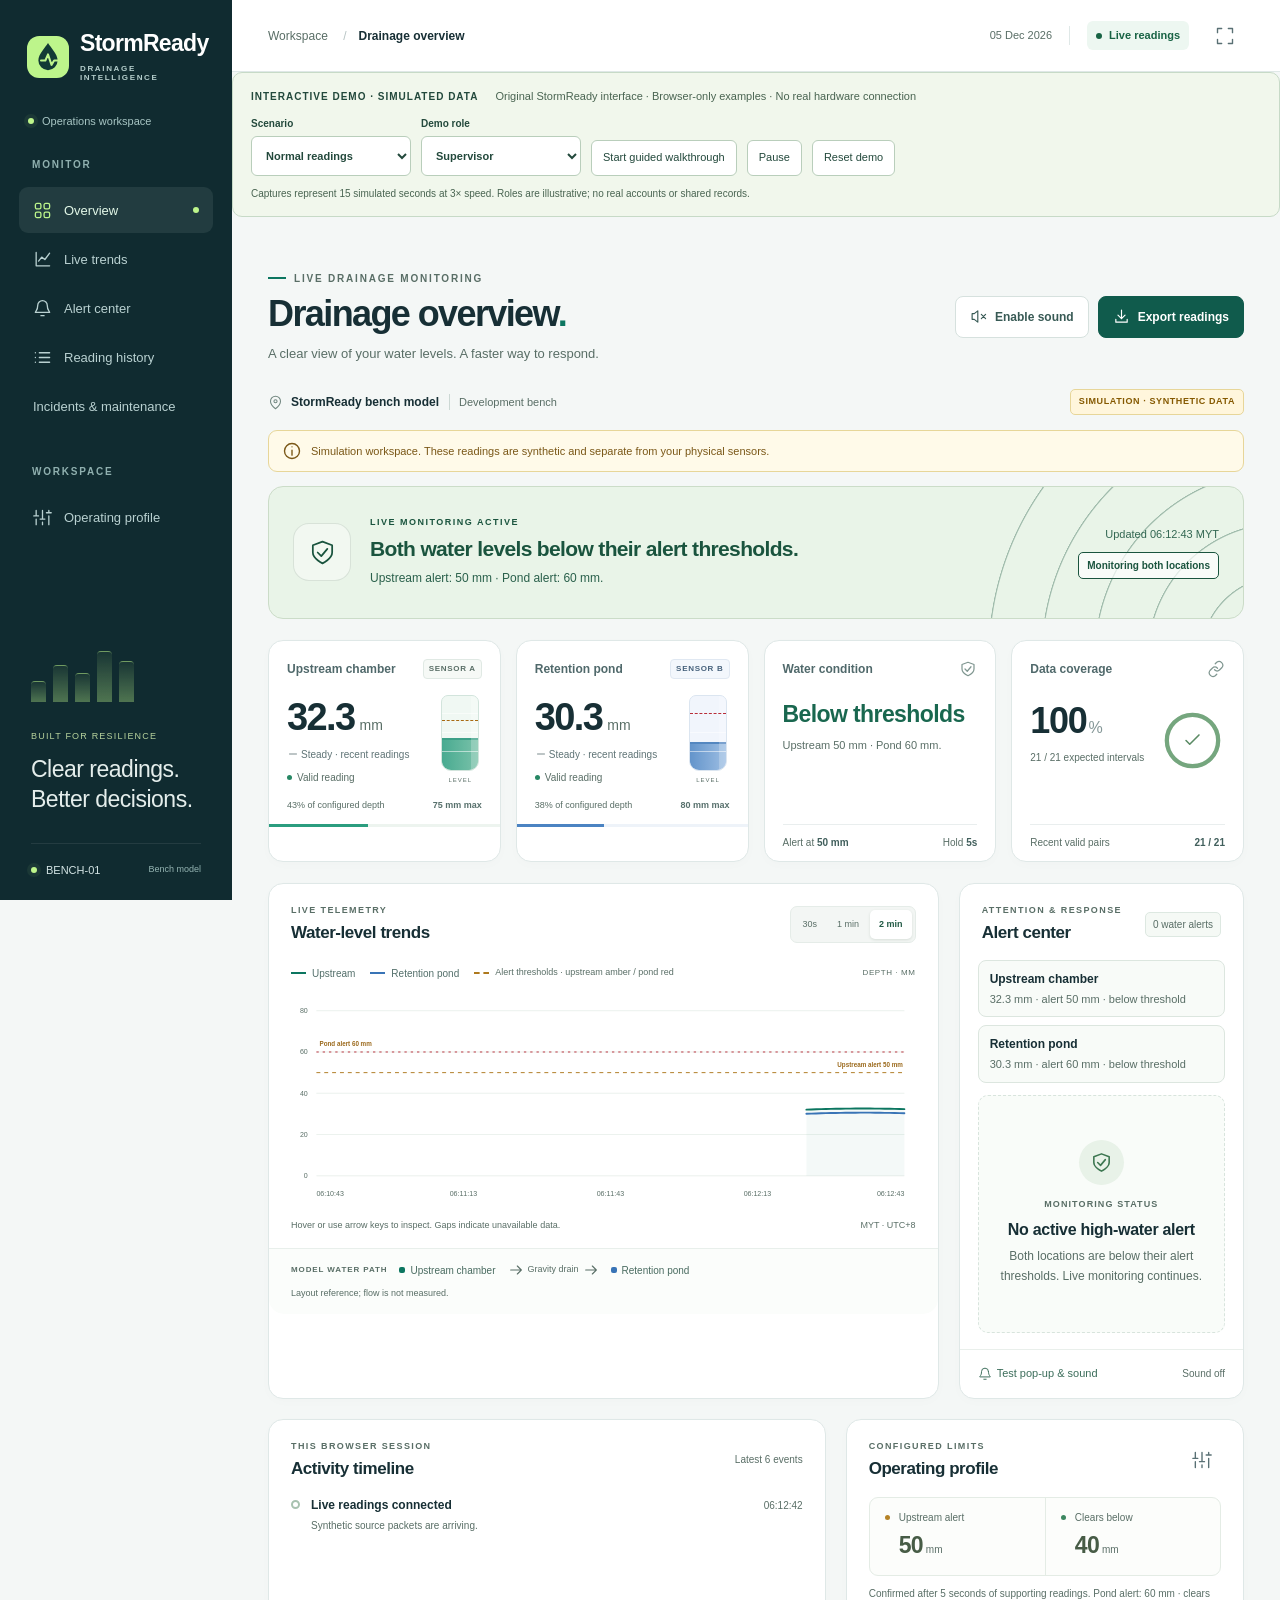
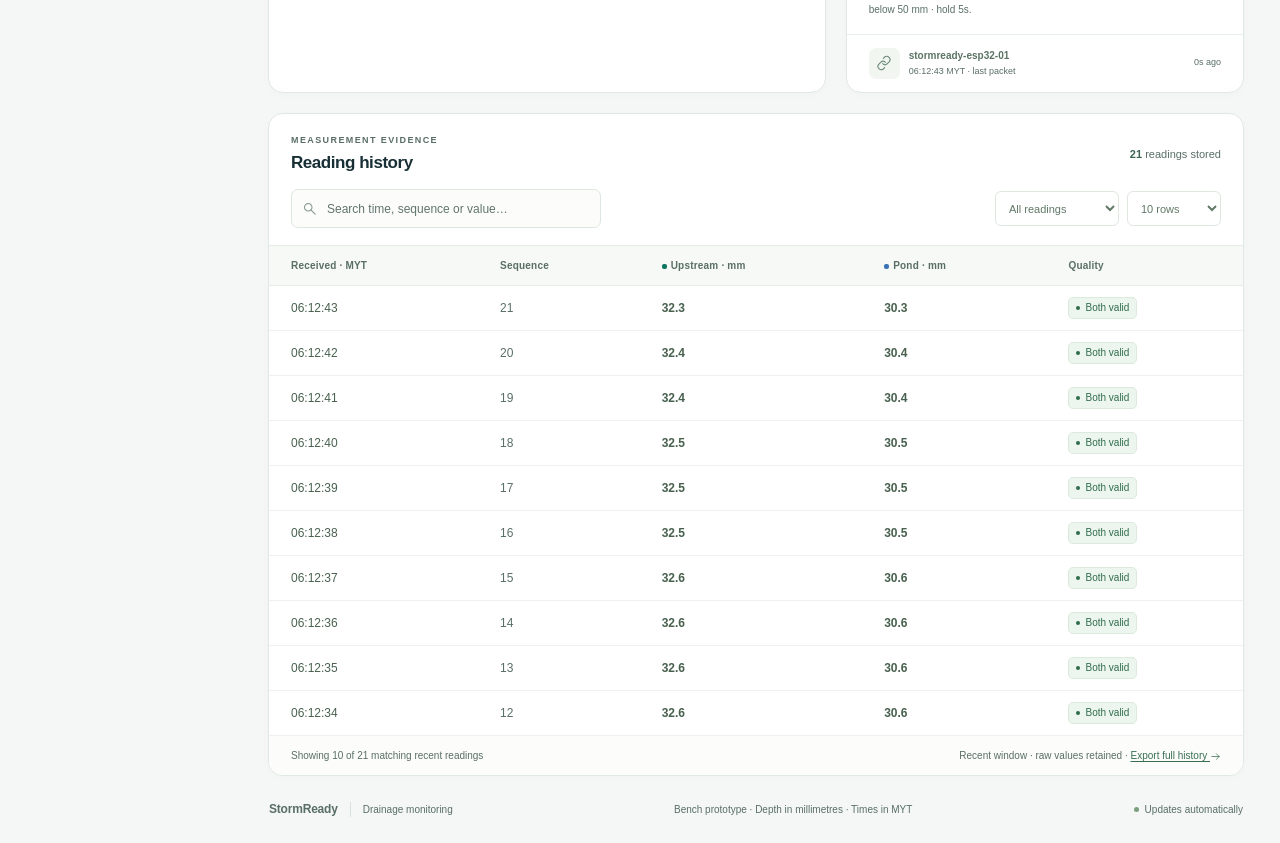
<file: docs/index.html>
<!doctype html>
<html lang="en">
<head>
  <meta charset="utf-8">
  <meta name="viewport" content="width=device-width, initial-scale=1">
  <meta name="description" content="StormReady live drainage monitoring and water-level alerts">
  <meta name="theme-color" content="#102b30">
  <title>StormReady demo · Drainage overview</title>
  <link rel="icon" href="./showcase/real-ui/mark.svg" type="image/svg+xml">
  <link rel="stylesheet" href="./showcase/real-ui/style.css">
<link rel="stylesheet" href="./showcase/demo-controls.css?v=2"><script src="./showcase/model.js?v=2" defer></script><script src="./showcase/demo-settings.js?v=2" defer></script><script src="./showcase/demo-service.js?v=2" defer></script><script src="./showcase/demo-adapter.js?v=2" defer></script>
  <script src="./showcase/real-ui/monitor.js" defer></script>
  <script src="./showcase/real-ui/dashboard.js" defer></script>
  <script src="./showcase/real-ui/pond.js" defer></script>
  <script src="./showcase/real-ui/workflow-link.js" defer></script>
</head>

<body data-mode="simulation" data-asset="BENCH-01">
  <a class="skip-link" href="#main-content">Skip to dashboard</a>
  <svg class="svg-definitions" xmlns="http://www.w3.org/2000/svg" aria-hidden="true"><defs>
    <symbol id="i-grid" viewBox="0 0 24 24"><rect x="3" y="3" width="7" height="7" rx="2"/><rect x="14" y="3" width="7" height="7" rx="2"/><rect x="3" y="14" width="7" height="7" rx="2"/><rect x="14" y="14" width="7" height="7" rx="2"/></symbol>
    <symbol id="i-chart" viewBox="0 0 24 24"><path d="M4 3v17h17M7 14l4-5 4 3 6-8"/></symbol>
    <symbol id="i-bell" viewBox="0 0 24 24"><path d="M18 8a6 6 0 0 0-12 0c0 7-3 7-3 9h18c0-2-3-2-3-9M10 21h4"/></symbol>
    <symbol id="i-list" viewBox="0 0 24 24"><path d="M8 6h13M8 12h13M8 18h13M3 6h.01M3 12h.01M3 18h.01"/></symbol>
    <symbol id="i-sliders" viewBox="0 0 24 24"><path d="M4 3v7m0 4v7M12 3v11m0 4v3M20 3v3m0 4v11M1 10h6M9 14h6M17 6h6"/></symbol>
    <symbol id="i-download" viewBox="0 0 24 24"><path d="M12 3v12m-5-5 5 5 5-5M4 16v4h16v-4"/></symbol>
    <symbol id="i-expand" viewBox="0 0 24 24"><path d="M8 3H3v5m13-5h5v5M3 16v5h5m13-5v5h-5"/></symbol>
    <symbol id="i-sound" viewBox="0 0 24 24"><path d="M11 4 6 8H3v8h3l5 4ZM15 8a6 6 0 0 1 0 8m3-11a10 10 0 0 1 0 14"/></symbol>
    <symbol id="i-mute" viewBox="0 0 24 24"><path d="M11 4 6 8H3v8h3l5 4ZM16 9l6 6m0-6-6 6"/></symbol>
    <symbol id="i-check" viewBox="0 0 24 24"><path d="m5 12 4 4L19 6"/></symbol>
    <symbol id="i-shield" viewBox="0 0 24 24"><path d="m12 3 8 3v6c0 5-8 9-8 9s-8-4-8-9V6ZM8 12l3 3 5-6"/></symbol>
    <symbol id="i-alert" viewBox="0 0 24 24"><path d="M10.3 4 2.2 18a2 2 0 0 0 1.7 3h16.2a2 2 0 0 0 1.7-3L13.7 4a2 2 0 0 0-3.4 0ZM12 9v4m0 4h.01"/></symbol>
    <symbol id="i-info" viewBox="0 0 24 24"><circle cx="12" cy="12" r="9"/><path d="M12 11v6m0-10h.01"/></symbol>
    <symbol id="i-clock" viewBox="0 0 24 24"><circle cx="12" cy="12" r="9"/><path d="M12 7v5l3 2"/></symbol>
    <symbol id="i-drop" viewBox="0 0 24 24"><path d="M12 2s-7 8-7 13a7 7 0 0 0 14 0c0-5-7-13-7-13ZM8 15a4 4 0 0 0 4 4"/></symbol>
    <symbol id="i-arrow" viewBox="0 0 24 24"><path d="M4 12h16m-6-6 6 6-6 6"/></symbol>
    <symbol id="i-up" viewBox="0 0 24 24"><path d="m6 14 6-6 6 6M12 8v12"/></symbol>
    <symbol id="i-down" viewBox="0 0 24 24"><path d="m6 10 6 6 6-6M12 16V4"/></symbol>
    <symbol id="i-minus" viewBox="0 0 24 24"><path d="M5 12h14"/></symbol>
    <symbol id="i-search" viewBox="0 0 24 24"><circle cx="10" cy="10" r="6"/><path d="m15 15 6 6"/></symbol>
    <symbol id="i-close" viewBox="0 0 24 24"><path d="m6 6 12 12M18 6 6 18"/></symbol>
    <symbol id="i-link" viewBox="0 0 24 24"><path d="M10 13a5 5 0 0 0 7 0l3-3a5 5 0 0 0-7-7l-2 2M14 11a5 5 0 0 0-7 0l-3 3a5 5 0 0 0 7 7l2-2"/></symbol>
    <symbol id="i-location" viewBox="0 0 24 24"><path d="M20 10c0 6-8 12-8 12S4 16 4 10a8 8 0 0 1 16 0Z"/><circle cx="12" cy="10" r="2.5"/></symbol>
    <symbol id="i-refresh" viewBox="0 0 24 24"><path d="M20 7a9 9 0 1 0 1 8M20 2v6h-6"/></symbol>
  </defs></svg>

  <aside class="sidebar">
    <a class="brand" href="#overview" aria-label="StormReady overview"><img src="./showcase/real-ui/mark.svg" width="42" height="42" alt=""><span>StormReady<span class="brand-sub">DRAINAGE INTELLIGENCE</span></span></a>
    <div class="workspace-label"><span class="workspace-dot"></span> Operations workspace</div>
    <p class="nav-label">MONITOR</p>
    <nav aria-label="Dashboard navigation">
      <a class="nav-item active" href="#overview" aria-label="Overview" aria-current="location"><svg class="icon " aria-hidden="true"><use href="#i-grid"></use></svg><span>Overview</span><span class="nav-active-dot"></span></a>
      <a class="nav-item" href="#live-trends" aria-label="Live trends"><svg class="icon " aria-hidden="true"><use href="#i-chart"></use></svg><span>Live trends</span></a>
      <a class="nav-item" href="#alert-center" aria-label="Alert center"><svg class="icon " aria-hidden="true"><use href="#i-bell"></use></svg><span>Alert center</span><span id="nav-alert-count" class="nav-count" hidden>1</span></a>
      <a class="nav-item" href="#readings" aria-label="Reading history"><svg class="icon " aria-hidden="true"><use href="#i-list"></use></svg><span>Reading history</span></a>
    </nav>
    <p class="nav-label second-label">WORKSPACE</p>
    <button class="nav-item nav-button" id="profile-button" type="button"><svg class="icon " aria-hidden="true"><use href="#i-sliders"></use></svg><span>Operating profile</span></button>
    <div class="sidebar-bottom">
      <div class="sidebar-art" aria-hidden="true"><span></span><span></span><span></span><span></span><span></span></div>
      <span class="sidebar-kicker">BUILT FOR RESILIENCE</span>
      <p>Clear readings.<br>Better decisions.</p>
      <div class="sidebar-asset"><span class="workspace-dot"></span>BENCH-01<span>Bench model</span></div>
    </div>
  </aside>

  <div class="app-shell">
    <header class="topbar"><div class="breadcrumb">Workspace <span>/</span><strong>Drainage overview</strong></div><div class="topbar-right"><span id="header-date" class="header-date"></span><span class="topbar-divider"></span><span id="connection" class="chip neutral"><span class="status-dot"></span><span id="connection-text">Connecting</span></span><button id="fullscreen-button" class="icon-button" type="button" aria-label="Enter presentation fullscreen" title="Presentation fullscreen"><svg class="icon " aria-hidden="true"><use href="#i-expand"></use></svg></button></div></header>
    <main id="main-content" tabindex="-1"><section class="demo-controls" aria-label="Interactive showcase controls"><div class="demo-control-heading"><strong>INTERACTIVE DEMO · SIMULATED DATA</strong><span>Original StormReady interface · Browser-only examples · No real hardware connection</span></div><div class="demo-control-row"><label>Scenario<select id="demo-scenario"><option value="normal">Normal readings</option><option value="upstream">Upstream high water</option><option value="pond">Pond high water</option><option value="both">Both locations high</option><option value="offline">Device offline</option><option value="fault">Upstream sensor fault</option></select></label><label>Demo role<select id="demo-role"><option value="supervisor">Supervisor</option><option value="operator">Maintenance operator</option></select></label><button id="demo-guide" type="button">Start guided walkthrough</button><button id="demo-pause" type="button" aria-pressed="false">Pause</button><button id="demo-reset" type="button">Reset demo</button></div><div id="demo-guide-copy" class="demo-guide-copy" hidden aria-live="polite"></div><p class="demo-control-note">Captures represent 15 simulated seconds at 3× speed. Roles are illustrative; no real accounts or shared records.</p><p id="demo-feedback" class="demo-feedback" role="status" aria-live="polite" hidden></p></section>
      <div class="content" id="overview">
        <div class="page-heading"><div><p class="eyebrow"><span class="eyebrow-line"></span> LIVE DRAINAGE MONITORING</p><h1>Drainage overview<span class="heading-dot">.</span></h1><p class="subtitle">A clear view of your water levels. A faster way to respond.</p></div><div class="page-actions"><button class="button secondary" id="sound-button" type="button" aria-pressed="false"><svg class="icon " aria-hidden="true"><use href="#i-mute"></use></svg><span id="sound-label">Enable sound</span></button><a class="button primary" href="/api/export.csv"><svg class="icon " aria-hidden="true"><use href="#i-download"></use></svg><span>Export readings</span></a></div></div>

        <div class="asset-strip"><div class="asset-strip-name"><svg class="icon " aria-hidden="true"><use href="#i-location"></use></svg><strong>StormReady bench model</strong><span class="asset-location">Development bench</span></div><span class="mode-pill simulation">SIMULATION · SYNTHETIC DATA</span></div>
        <div class="simulation-notice"><svg class="icon " aria-hidden="true"><use href="#i-info"></use></svg><span>Simulation workspace. These readings are synthetic and separate from your physical sensors.</span></div>

        <section id="condition-banner" class="condition-banner neutral" aria-label="Current monitoring condition"><div class="condition-symbol"><svg class="icon " aria-hidden="true"><use href="#i-shield"></use></svg></div><div class="condition-copy"><div class="condition-kicker" id="condition-kicker">CONNECTING TO YOUR ASSET</div><h2 id="condition-title">Waiting for live readings</h2><p id="condition-detail">The current water condition will appear when reliable readings arrive.</p></div><div class="condition-actions"><span id="condition-time" class="condition-time">—</span><button id="banner-review" class="button banner-button" type="button" hidden>Review alert <svg class="icon " aria-hidden="true"><use href="#i-arrow"></use></svg></button><span class="condition-badge" id="condition-badge">Awaiting data</span></div></section>

        <section class="metric-grid" aria-label="Current sensor readings">
          
          <article class="sensor-card panel upstream" id="upstream-card"><div class="sensor-card-top"><span class="sensor-heading">Upstream chamber</span><span class="sensor-tag">SENSOR A</span></div><div class="sensor-body"><div class="sensor-reading"><div class="metric-value"><span id="upstream">—</span><span class="unit">mm</span></div><span id="upstream-trend" class="trend-label">Waiting for data</span><div class="quality-indicator"><span class="quality-dot" id="upstream-dot"></span><span id="upstream-quality">No current reading</span></div></div><div class="tank-wrap" aria-hidden="true"><div class="tank"><div class="tank-ticks"></div><div class="tank-water" id="upstream-water"></div><div class="tank-unknown" id="upstream-unknown">?</div><div class="tank-threshold" id="tank-threshold"></div></div><span class="tank-unit">LEVEL</span></div></div><div class="sensor-bottom"><span id="upstream-capacity">— of configured depth</span><strong>75 mm max</strong></div><div class="level-track" id="upstream-progress" role="progressbar" aria-label="Upstream chamber depth relative to configured maximum" aria-valuemin="0" aria-valuemax="75" aria-valuetext="Unavailable"><span id="upstream-fill"></span></div></article>
          
          <article class="sensor-card panel downstream" id="downstream-card"><div class="sensor-card-top"><span class="sensor-heading">Retention pond</span><span class="sensor-tag">SENSOR B</span></div><div class="sensor-body"><div class="sensor-reading"><div class="metric-value"><span id="downstream">—</span><span class="unit">mm</span></div><span id="downstream-trend" class="trend-label">Waiting for data</span><div class="quality-indicator"><span class="quality-dot" id="downstream-dot"></span><span id="downstream-quality">No current reading</span></div></div><div class="tank-wrap" aria-hidden="true"><div class="tank"><div class="tank-ticks"></div><div class="tank-water" id="downstream-water"></div><div class="tank-unknown" id="downstream-unknown">?</div><div class="tank-threshold" id="pond-tank-threshold"></div></div><span class="tank-unit">LEVEL</span></div></div><div class="sensor-bottom"><span id="downstream-capacity">— of configured depth</span><strong>80 mm max</strong></div><div class="level-track" id="downstream-progress" role="progressbar" aria-label="Retention pond depth relative to configured maximum" aria-valuemin="0" aria-valuemax="80" aria-valuetext="Unavailable"><span id="downstream-fill"></span></div></article>
          
          <article class="panel state-card"><div class="sensor-card-top"><span class="sensor-heading">Water condition</span><svg class="icon muted-icon" aria-hidden="true"><use href="#i-shield"></use></svg></div><div id="water-state" class="state-value">Unknown</div><p id="water-detail" class="state-detail">Waiting for reliable upstream readings.</p><div class="confirmation-track" id="confirmation-track" hidden><span id="confirmation-fill"></span></div><div class="state-bottom"><span>Alert at <strong>50 mm</strong></span><span>Hold <strong>5s</strong></span></div></article>
          <article class="panel coverage-card"><div class="sensor-card-top"><span class="sensor-heading">Data coverage</span><svg class="icon muted-icon" aria-hidden="true"><use href="#i-link"></use></svg></div><div class="coverage-body"><div><div class="coverage-value"><span id="coverage">—</span><span>%</span></div><p id="coverage-detail">Waiting for paired readings</p></div><svg class="coverage-ring" viewBox="0 0 76 76" aria-hidden="true"><circle class="ring-track" cx="38" cy="38" r="30"/><circle class="ring-value" id="coverage-ring" cx="38" cy="38" r="30" pathLength="100" stroke-dasharray="0 100"/><use href="#i-check" x="25" y="25" width="26" height="26"/></svg></div><div class="state-bottom"><span>Recent valid pairs</span><strong id="valid-pairs">— / —</strong></div></article>
        </section>

        <div class="analysis-grid">
          <section class="panel chart-panel" id="live-trends" aria-labelledby="chart-title"><div class="panel-heading"><div><span class="section-kicker">LIVE TELEMETRY</span><h2 id="chart-title">Water-level trends</h2></div><div class="segmented" role="group" aria-label="Chart time window"><button type="button" data-window="30" aria-pressed="false">30s</button><button type="button" data-window="60" aria-pressed="false">1 min</button><button type="button" data-window="120" class="selected" aria-pressed="true">2 min</button></div></div><div class="chart-toolbar"><div class="legend" role="group" aria-label="Visible chart series"><button type="button" class="legend-toggle" data-series="upstream" aria-pressed="true"><i class="legend-line upstream"></i>Upstream</button><button type="button" class="legend-toggle" data-series="downstream" aria-pressed="true"><i class="legend-line downstream"></i>Retention pond</button><span class="threshold-legend"><i class="legend-line threshold"></i>Alert thresholds · upstream amber / pond red</span></div><span class="chart-unit">DEPTH · MM</span></div><div class="chart-area"><svg id="chart" viewBox="0 0 820 275" role="img" tabindex="0" aria-label="Recent upstream and downstream water levels. Use left and right arrow keys to inspect readings." aria-describedby="chart-caption"><text x="410" y="140" text-anchor="middle" class="chart-empty">Waiting for readings</text></svg><div id="chart-tooltip" class="chart-tooltip" hidden></div></div><div class="chart-bottom"><span id="chart-caption">Hover or use arrow keys to inspect. Gaps indicate unavailable data.</span><span>MYT · UTC+8</span></div><div class="water-path"><span class="path-label">MODEL WATER PATH</span><span class="path-node"><i class="path-node-dot upstream"></i>Upstream chamber</span><span class="path-link"><svg class="icon " aria-hidden="true"><use href="#i-arrow"></use></svg><span>Gravity drain</span><svg class="icon " aria-hidden="true"><use href="#i-arrow"></use></svg></span><span class="path-node"><i class="path-node-dot downstream"></i>Retention pond</span><span class="path-note">Layout reference; flow is not measured.</span></div></section>

          <section class="panel alert-panel" id="alert-center" aria-labelledby="alerts-title"><div class="panel-heading"><div><span class="section-kicker">ATTENTION & RESPONSE</span><h2 id="alerts-title">Alert center</h2></div><span id="alert-count" class="count-pill">0 active</span></div><div id="location-alerts" class="location-alerts" role="group" aria-label="Water alerts by location"></div><div id="alert-current" class="alert-current neutral"><div class="alert-current-icon" id="alert-current-icon"><svg class="icon " aria-hidden="true"><use href="#i-bell"></use></svg></div><span id="alert-current-tag" class="alert-current-tag">MONITORING STATUS</span><h3 id="alert-current-title">Waiting for readings</h3><p id="alert-current-detail">Your asset’s current condition will appear here.</p><button id="acknowledge-button" class="button alert-ack" type="button" hidden><svg class="icon " aria-hidden="true"><use href="#i-check"></use></svg><span>Acknowledge alert</span></button><span id="acknowledged-note" class="acknowledged-note" hidden><svg class="icon " aria-hidden="true"><use href="#i-check"></use></svg>Acknowledged in this browser</span></div><div class="alert-panel-bottom"><button class="text-button" id="test-alert-button" type="button"><svg class="icon " aria-hidden="true"><use href="#i-bell"></use></svg>Test pop-up & sound</button><span id="sound-status">Sound off</span></div></section>
        </div>

        <div class="evidence-grid"><section class="panel activity-panel" aria-labelledby="activity-title"><div class="panel-heading"><div><span class="section-kicker">THIS BROWSER SESSION</span><h2 id="activity-title">Activity timeline</h2></div><span class="mini-label">Latest 6 events</span></div><ol class="activity-list" id="activity-list" tabindex="0" aria-label="Session activity timeline"><li class="activity-empty">Connection changes and alerts will appear here.</li></ol></section><section class="panel profile-panel" aria-labelledby="profile-title"><div class="panel-heading"><div><span class="section-kicker">CONFIGURED LIMITS</span><h2 id="profile-title">Operating profile</h2></div><button id="profile-detail-button" class="icon-button" type="button" aria-label="View operating profile"><svg class="icon " aria-hidden="true"><use href="#i-sliders"></use></svg></button></div><div class="profile-limits"><div class="profile-limit"><span class="limit-dot amber"></span><span>Upstream alert</span><strong>50<small> mm</small></strong></div><div class="profile-limit"><span class="limit-dot green"></span><span>Clears below</span><strong>40<small> mm</small></strong></div></div><div class="profile-footnote">Confirmed after 5 seconds of supporting readings. Pond alert: 60 mm · clears below 50 mm · hold 5s.</div><div class="profile-device"><span class="device-icon"><svg class="icon " aria-hidden="true"><use href="#i-link"></use></svg></span><div><strong>stormready-esp32-01</strong><span id="last-received">Waiting for first packet</span></div><span id="packet-age" class="age-label">—</span></div></section></div>

        <section id="readings" class="panel readings-panel" aria-labelledby="readings-title"><div class="panel-heading"><div><span class="section-kicker">MEASUREMENT EVIDENCE</span><h2 id="readings-title">Reading history</h2></div><span class="stored-count"><strong id="total">0</strong> readings stored</span></div><div class="table-controls"><label class="search-field"><svg class="icon " aria-hidden="true"><use href="#i-search"></use></svg><span class="sr-only">Search recent readings</span><input id="reading-search" type="search" placeholder="Search time, sequence or value…" autocomplete="off"></label><div class="table-filters"><label><span class="sr-only">Reading quality filter</span><select id="quality-filter"><option value="all">All readings</option><option value="valid">Valid pairs</option><option value="issues">Quality issues</option></select></label><label><span class="sr-only">Rows to display</span><select id="row-limit"><option value="10">10 rows</option><option value="25">25 rows</option><option value="50">50 rows</option></select></label></div></div><div class="table-scroll" tabindex="0" role="region" aria-label="Scrollable reading history"><table><caption class="sr-only">Recent raw readings. Refer to the quality column before using a value.</caption><thead><tr><th scope="col">Received · MYT</th><th scope="col">Sequence</th><th scope="col"><span class="table-series-dot upstream"></span>Upstream · mm</th><th scope="col"><span class="table-series-dot downstream"></span>Pond · mm</th><th scope="col">Quality</th></tr></thead><tbody id="reading-rows"><tr><td colspan="5" class="empty-row">Waiting for incoming readings.</td></tr></tbody></table></div><div class="table-footer"><span id="table-count">No recent readings</span><span>Recent window · raw values retained · <a href="/api/export.csv">Export full history <svg class="icon " aria-hidden="true"><use href="#i-arrow"></use></svg></a></span></div></section>
        <footer><span class="footer-brand">StormReady<span>Drainage monitoring</span></span><span>Bench prototype · Depth in millimetres · Times in MYT</span><span class="footer-live"><span class="status-dot"></span>Updates automatically</span></footer>
      </div>
    </main>
  </div>

  <dialog id="alert-dialog" class="alert-dialog" role="alertdialog" aria-labelledby="dialog-title" aria-describedby="dialog-description"><div class="dialog-header"><span id="dialog-tag" class="dialog-tag">HIGH-WATER ALERT</span><button class="icon-button" id="dialog-close" type="button" aria-label="Dismiss alert pop-up"><svg class="icon " aria-hidden="true"><use href="#i-close"></use></svg></button></div><div class="dialog-alert-symbol"><svg class="icon " aria-hidden="true"><use href="#i-alert"></use></svg></div><h2 id="dialog-title">High water confirmed</h2><p id="dialog-description">Review the latest readings and inspect the model.</p><div class="dialog-reading"><div><span id="dialog-reading-label">UPSTREAM WATER DEPTH</span><strong><span id="dialog-level">—</span><small> mm</small></strong></div><div><span>ALERT THRESHOLD</span><strong><span id="dialog-threshold">50</span><small> mm</small></strong></div></div><p class="dialog-guidance" id="dialog-guidance">Acknowledging records that you have seen this alert in this browser. The warning stays visible until fresh readings confirm the level is below its clearing limit.</p><div class="dialog-actions"><button id="dialog-review" class="button secondary" type="button">View live readings</button><button id="dialog-acknowledge" class="button danger" type="button" autofocus><svg class="icon " aria-hidden="true"><use href="#i-check"></use></svg>Acknowledge alert</button></div></dialog>

  <dialog id="profile-dialog" class="profile-dialog" aria-labelledby="profile-dialog-title"><div class="dialog-header"><span class="section-kicker">ASSET CONFIGURATION</span><button id="profile-close" class="icon-button" type="button" aria-label="Close operating profile"><svg class="icon " aria-hidden="true"><use href="#i-close"></use></svg></button></div><h2 id="profile-dialog-title">Operating profile</h2><p class="profile-dialog-description">The limits used by this monitoring workspace.</p><dl class="profile-details"><div><dt>Asset</dt><dd>StormReady bench model</dd></div><div><dt>Source</dt><dd>Simulator · synthetic readings</dd></div><div><dt>Upstream maximum depth</dt><dd>75 mm</dd></div><div><dt>Retention pond maximum depth</dt><dd>80 mm</dd></div><div><dt>Upstream high-water threshold</dt><dd>50 mm</dd></div><div><dt>Pond high-water threshold</dt><dd>60 mm</dd></div><div><dt>Pond clearing threshold</dt><dd>Below 50 mm</dd></div><div><dt>Upstream clearing threshold</dt><dd>Below 40 mm</dd></div><div><dt>Confirmation period</dt><dd>5 seconds</dd></div><div><dt>Missing-data limit</dt><dd>10 seconds</dd></div></dl><div class="profile-note"><strong>Bench calibration note</strong><p>Uncalibrated demonstration settings. Replace after testing the physical model.</p></div><p class="profile-scope">Water-level alerts support inspection. Drainage performance and maintenance recovery require comparable physical tests.</p><button id="profile-done" class="button primary" type="button">Done</button></dialog>
  <div id="toast-stack" class="toast-stack" role="region" aria-label="Notifications"></div>
  <div id="announcer" class="sr-only" role="status" aria-live="polite" aria-atomic="true"></div>
<dialog id="demo-reset-dialog" aria-labelledby="demo-reset-title"><h2 id="demo-reset-title">Reset this browser demonstration?</h2><p>This clears only this showcase’s simulated cases and alert history. Your real application is not accessed.</p><div class="demo-dialog-actions"><button id="demo-reset-no" type="button">Keep exploring</button><button id="demo-reset-yes" type="button">Reset demonstration</button></div></dialog></body>
</html>
</file>
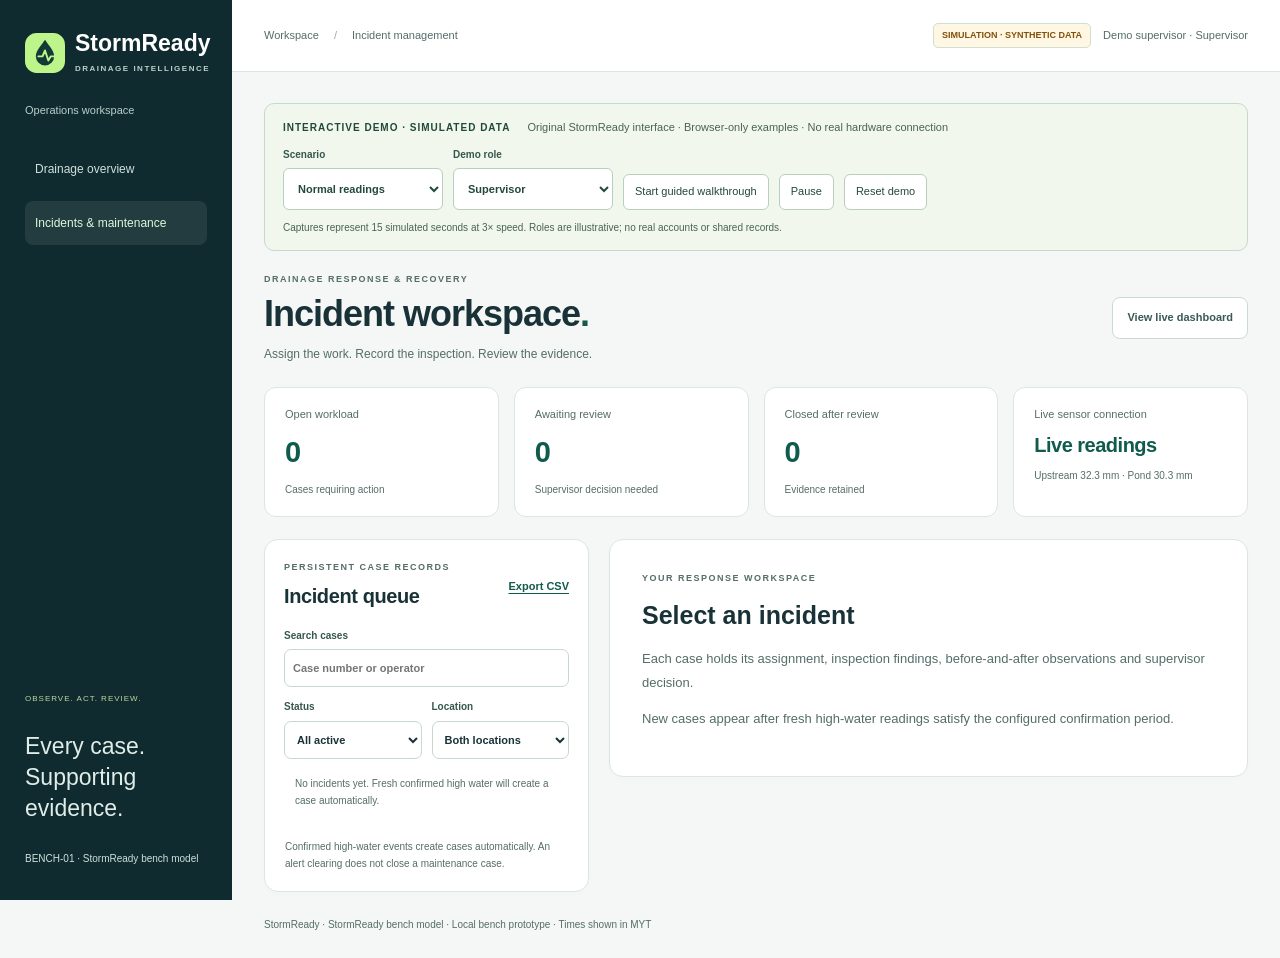
<file: docs/incidents.html>
<!doctype html>
<html lang="en">
<head>
  <meta charset="utf-8"><meta name="viewport" content="width=device-width, initial-scale=1">
  <meta name="theme-color" content="#102b30"><meta name="description" content="StormReady maintenance incidents and recovery evidence">
  <title>StormReady demo · Incident workspace</title>
  <link rel="icon" href="./showcase/real-ui/mark.svg" type="image/svg+xml">
  <link rel="stylesheet" href="./showcase/real-ui/incidents.css">
<link rel="stylesheet" href="./showcase/demo-controls.css?v=2"><script src="./showcase/model.js?v=2" defer></script><script src="./showcase/demo-settings.js?v=2" defer></script><script src="./showcase/demo-service.js?v=2" defer></script><script src="./showcase/demo-adapter.js?v=2" defer></script>
  <script src="./showcase/real-ui/incidents.js" defer></script>
</head>
<body class="demo-incident-page" data-mode="simulation">
  <a class="skip-link" href="#main">Skip to incident workspace</a>
  <aside class="sidebar"><a class="brand" href="./index.html"><img src="./showcase/real-ui/mark.svg" alt="" width="40" height="40"><span>StormReady<small>DRAINAGE INTELLIGENCE</small></span></a><p class="workspace-label">Operations workspace</p><nav aria-label="Workspace navigation"><a href="./index.html">Drainage overview</a><a href="./incidents.html" class="active" aria-current="page">Incidents & maintenance</a></nav><div class="sidebar-note"><span>OBSERVE. ACT. REVIEW.</span><p>Every case.<br>Supporting evidence.</p><small>BENCH-01 · StormReady bench model</small></div></aside>
  <div class="shell"><header class="topbar"><span>Workspace <span class="slash">/</span> Incident management</span><div class="identity"><span class="mode simulation">SIMULATION · SYNTHETIC DATA</span><span id="signed-in-name"></span><button id="logout" class="button secondary compact" hidden>Sign out</button></div></header>
  <main id="main" tabindex="-1"><section class="demo-controls" aria-label="Interactive showcase controls"><div class="demo-control-heading"><strong>INTERACTIVE DEMO · SIMULATED DATA</strong><span>Original StormReady interface · Browser-only examples · No real hardware connection</span></div><div class="demo-control-row"><label>Scenario<select id="demo-scenario"><option value="normal">Normal readings</option><option value="upstream">Upstream high water</option><option value="pond">Pond high water</option><option value="both">Both locations high</option><option value="offline">Device offline</option><option value="fault">Upstream sensor fault</option></select></label><label>Demo role<select id="demo-role"><option value="supervisor">Supervisor</option><option value="operator">Maintenance operator</option></select></label><button id="demo-guide" type="button">Start guided walkthrough</button><button id="demo-pause" type="button" aria-pressed="false">Pause</button><button id="demo-reset" type="button">Reset demo</button></div><div id="demo-guide-copy" class="demo-guide-copy" hidden aria-live="polite"></div><p class="demo-control-note">Captures represent 15 simulated seconds at 3× speed. Roles are illustrative; no real accounts or shared records.</p><p id="demo-feedback" class="demo-feedback" role="status" aria-live="polite" hidden></p></section>
    <div class="page-heading"><div><p class="eyebrow">DRAINAGE RESPONSE & RECOVERY</p><h1>Incident workspace<span>.</span></h1><p class="subtitle">Assign the work. Record the inspection. Review the evidence.</p></div><a class="button secondary" href="./index.html">View live dashboard</a></div>
    <div id="message" class="message" role="status" aria-live="polite" hidden></div>
    <section id="auth-panel" class="auth-panel panel" aria-labelledby="auth-title"><h2 id="auth-title">Sign in to your workspace</h2><p id="auth-description">Operator accounts record work. Supervisor accounts assign and review cases.</p>
      <form id="login-form" class="form"><label>Username<input id="login-username" name="username" autocomplete="username" required maxlength="64"></label><label>Password<input id="login-password" name="password" type="password" autocomplete="current-password" required maxlength="128"></label><button class="button primary" type="submit">Sign in</button></form>
      <form id="setup-form" class="form" hidden><p class="help">Create the two accounts on this Mac using <strong>127.0.0.1</strong>. Choose separate passwords with at least eight characters. Accounts belong to the current hardware or simulation workspace.</p><div class="setup-grid"><fieldset><legend>Supervisor</legend><label>Full name<input name="supervisor_name" required minlength="2" maxlength="80" autocomplete="off"></label><label>Username<input name="supervisor_username" required minlength="3" maxlength="64" autocomplete="off"></label><label>Password<input name="supervisor_password" type="password" required minlength="8" maxlength="128" autocomplete="new-password"></label></fieldset><fieldset><legend>Maintenance operator</legend><label>Full name<input name="operator_name" required minlength="2" maxlength="80" autocomplete="off"></label><label>Username<input name="operator_username" required minlength="3" maxlength="64" autocomplete="off"></label><label>Password<input name="operator_password" type="password" required minlength="8" maxlength="128" autocomplete="new-password"></label></fieldset></div><button class="button primary" type="submit">Create workspace accounts</button></form>
    </section>
    <section id="workspace" hidden aria-label="Incident queue and case details">
      <div class="metrics" aria-label="Case totals"><div><span>Open workload</span><strong id="metric-open">0</strong><small>Cases requiring action</small></div><div><span>Awaiting review</span><strong id="metric-review">0</strong><small>Supervisor decision needed</small></div><div><span>Closed after review</span><strong id="metric-closed">0</strong><small>Evidence retained</small></div><div class="live-metric"><span>Live sensor connection</span><strong id="sensor-state">Checking</strong><small id="sensor-detail">Retrieving current readings</small></div></div>
      <div id="capture-running" class="capture-running" role="status" hidden></div>
      <div class="work-grid">
        <section class="panel queue" aria-labelledby="queue-title"><div class="panel-heading"><div><p class="eyebrow">PERSISTENT CASE RECORDS</p><h2 id="queue-title">Incident queue</h2></div><a class="text-link" href="/api/incidents/export.csv">Export CSV</a></div><div class="queue-controls"><label>Search cases<input id="case-search" type="search" placeholder="Case number or operator"></label><div class="filter-row"><label>Status<select id="status-filter"><option value="active">All active</option><option value="open">Unassigned</option><option value="assigned">Assigned</option><option value="in_progress">In progress</option><option value="awaiting_review">Awaiting review</option><option value="closed">Closed</option><option value="all">All cases</option></select></label><label>Location<select id="location-filter"><option value="all">Both locations</option><option value="upstream">Upstream</option><option value="downstream">Retention pond</option></select></label></div></div><div id="case-list" class="case-list"></div><p class="queue-footnote">Confirmed high-water events create cases automatically. An alert clearing does not close a maintenance case.</p></section>
        <section class="panel case-detail" aria-labelledby="detail-title"><div id="no-selection" class="empty-state"><p class="eyebrow">YOUR RESPONSE WORKSPACE</p><h2 id="detail-title">Select an incident</h2><p>Each case holds its assignment, inspection findings, before-and-after observations and supervisor decision.</p><p>New cases appear after fresh high-water readings satisfy the configured confirmation period.</p></div><div id="case-content" hidden>
          <div class="case-header"><div><p class="eyebrow" id="case-code"></p><h2 id="case-title"></h2><p id="case-meta" class="muted"></p></div><span id="case-status" class="badge"></span></div>
          <ol class="progress" aria-label="Incident workflow"><li data-stage="flag">Flag</li><li data-stage="assign">Assign</li><li data-stage="inspect">Inspect</li><li data-stage="compare">Compare</li><li data-stage="review">Review</li></ol>
          <div id="case-context" class="case-context"></div>
          <section id="assignment-section" class="case-section" aria-labelledby="assignment-title"><h3 id="assignment-title">1. Assignment</h3><p id="assignment-current" class="help"></p><form id="assignment-form" class="inline-form"><label>Maintenance operator<select id="assigned-operator" required></select></label><button class="button primary" type="submit">Assign operator</button></form></section>
          <section class="case-section" aria-labelledby="evidence-title"><div class="section-heading"><h3 id="evidence-title">2. Before-and-after evidence</h3><span class="minor">15-second controlled observations</span></div><p class="help">Capture <strong>before</strong> evidence before maintenance. Then record your work and restore the same starting depths and physical setup for the <strong>after</strong> capture.</p><p id="test-conditions" class="test-conditions"></p>
            <form id="capture-form"><div class="demo-capture-settings"><label>Start upstream (mm)<input id="demo-start-up" type="number" min="0" max="69" step="0.1" value="60"></label><label>Start pond (mm)<input id="demo-start-pond" type="number" min="0" max="74" step="0.1" value="30"></label><label>Synthetic after result<select id="demo-after-outcome"><option value="improved">Improved drawdown</option><option value="not_improved">Insufficient improvement</option></select></label></div><label>Setup label<input id="setup-label" placeholder="e.g. Bench setup A" minlength="3" maxlength="120" required></label><label class="check-label"><input id="conditions-confirmed" type="checkbox" required><span id="conditions-label">I have prepared the controlled conditions and will supervise the model.</span></label><div class="action-row"><button id="capture-before" class="button secondary" type="button">Capture before work</button><button id="capture-after" class="button primary" type="button">Capture after work</button><button id="cancel-capture" class="button danger" type="button" hidden>Cancel capture</button></div></form>
            <div id="comparison-result" class="comparison-result" role="status"></div><div class="table-scroll" tabindex="0" role="region" aria-label="Before and after evidence"><table><caption class="sr-only">Current review-cycle comparison</caption><thead><tr><th scope="col">Observation</th><th scope="col">Before</th><th scope="col">After</th></tr></thead><tbody id="comparison-table"></tbody></table></div><p class="help">Depth change is not a flow-rate measurement. Setup conditions are operator-declared. The demonstration criterion requires at least 5 mm greater drawdown per 15 seconds, followed by supervisor review.</p><details><summary>Capture history</summary><ol id="trial-history" class="record-list"></ol></details>
          </section>
          <section class="case-section" aria-labelledby="inspection-title"><h3 id="inspection-title">3. Inspection & maintenance record</h3><form id="inspection-form" class="form"><button id="demo-fill-notes" class="button secondary" type="button">Fill demonstration inspection notes</button><label>Inspection findings<textarea id="inspection-findings" placeholder="What did you observe at the affected location?" minlength="10" maxlength="2000" required rows="3"></textarea></label><label>Work completed<textarea id="inspection-work" placeholder="Describe the work you physically performed." minlength="10" maxlength="2000" required rows="3"></textarea></label><button class="button primary" type="submit">Save inspection & work</button></form><div id="inspection-records"></div></section>
          <section class="case-section" aria-labelledby="review-title"><h3 id="review-title">4. Supervisor review</h3><p id="closure-check" class="help"></p><div id="operator-submit"><p class="help">Submit the recorded work and available evidence. The supervisor will close the case or request another review cycle.</p><button id="submit-review" class="button primary" type="button">Submit for supervisor review</button></div><form id="review-form" class="form"><label>Review decision notes<textarea id="review-note" minlength="10" maxlength="2000" required rows="3" placeholder="Explain your assessment and any further work needed."></textarea></label><label class="check-label"><input id="evidence-reviewed" type="checkbox"><span>I reviewed the test conditions, readings and physical inspection evidence.</span></label><div class="action-row"><button id="close-case" class="button primary" type="button">Approve & close case</button><button id="keep-open" class="button secondary" type="button">Keep open · request more work</button></div></form></section>
          <section class="case-section" aria-labelledby="audit-title"><div class="section-heading"><h3 id="audit-title">Case activity</h3><a id="export-case" class="text-link" href="#">Export full case JSON</a></div><ol id="case-events" class="record-list"></ol></section>
        </div></section>
      </div>
    </section>
    <footer>StormReady · StormReady bench model · Local bench prototype · Times shown in MYT</footer>
  </main></div>
  <dialog id="capture-dialog" aria-labelledby="capture-dialog-title"><h2 id="capture-dialog-title">Evidence capture ended</h2><p id="capture-dialog-message"></p><button id="capture-dialog-done" class="button primary">I have reviewed the simulated observation</button></dialog>
  <div class="sr-only" id="announcer" role="status" aria-live="polite" aria-atomic="true"></div>
<dialog id="demo-reset-dialog" aria-labelledby="demo-reset-title"><h2 id="demo-reset-title">Reset this browser demonstration?</h2><p>This clears only this showcase’s simulated cases and alert history. Your real application is not accessed.</p><div class="demo-dialog-actions"><button id="demo-reset-no" type="button">Keep exploring</button><button id="demo-reset-yes" type="button">Reset demonstration</button></div></dialog></body></html>
</file>
<file: docs/showcase/real-ui/style.css>
@charset "UTF-8";
:root{color-scheme:light;--ink:#172f35;--muted:#596e66;--line:#dfe8e7;--surface:#fff;--canvas:#f4f7f6;--nav:#102b30;--green:#0c7660;--green-deep:#105b4c;--lime:#bdf58b;--blue:#3974b6;--red:#b72d39;--amber:#95610b;--radius:15px;--shadow:0 3px 12px #173a2e04}
*{box-sizing:border-box}html{scroll-behavior:smooth;scroll-padding-top:90px}body{margin:0;background:var(--canvas);color:var(--ink);font-family:-apple-system,BlinkMacSystemFont,"Segoe UI",sans-serif;font-size:14px;line-height:1.5;-webkit-font-smoothing:antialiased}button,input,select{font:inherit}button,a{-webkit-tap-highlight-color:transparent}button{cursor:pointer}a{color:inherit;text-decoration:none}button{color:inherit}button:disabled{cursor:default}button:focus-visible,a:focus-visible,input:focus-visible,select:focus-visible,svg[tabindex]:focus-visible{outline:3px solid #3279c6;outline-offset:4px}main:focus{outline:none}button,select{min-height:40px}button{border:0;background:none}[hidden]{display:none!important}.sr-only{position:absolute;width:1px;height:1px;overflow:hidden;clip:rect(0,0,0,0);white-space:nowrap;clip-path:inset(50%)}.svg-definitions{position:absolute;width:0;height:0;overflow:hidden}.icon{width:20px;height:20px;display:inline-block;flex-shrink:0;fill:none;stroke:currentColor;stroke-width:1.65;stroke-linecap:round;stroke-linejoin:round;vertical-align:middle}.skip-link{position:fixed;left:20px;top:-70px;background:#fff;padding:12px 20px;z-index:200;border-radius:8px;box-shadow:0 3px 20px #0003}.skip-link:focus{top:12px}.sidebar{width:232px;position:fixed;inset:0 auto 0 0;background:var(--nav);padding:31px 19px 22px;color:#d3e4e4;display:flex;flex-direction:column;z-index:20}.brand{display:flex;align-items:center;gap:11px;margin:0 8px;color:#fff;font-weight:720;font-size:23px;letter-spacing:-.7px;line-height:1.1}.brand img{display:block;flex-shrink:0}.brand-sub{display:block;font-size:8px;letter-spacing:1.65px;color:#b4cdcb;font-weight:600;margin-top:9px}.workspace-label{display:flex;align-items:center;gap:8px;margin:30px 9px 28px;color:#a8c6c4;font-size:11px}.workspace-dot{width:6px;height:6px;border-radius:50%;background:var(--lime);display:inline-block;flex-shrink:0;box-shadow:0 0 0 4px #bdf58b10}.nav-label{margin:0 13px 12px;color:#90b0af;font-size:9px;letter-spacing:1.8px;font-weight:650}.nav-item{display:flex;align-items:center;gap:12px;padding:12px 14px;width:100%;border-radius:9px;margin:3px 0;color:#b9d1d1;font-size:13px;font-weight:520;transition:background .15s,color .15s;min-height:46px;text-align:left}.nav-item .icon{width:19px;height:19px}.nav-item:hover{color:#fff;background:#ffffff0a}.nav-item.active{background:#d4f4e416;color:#e3f8e8}.nav-item.active>.icon{color:var(--lime)}.nav-active-dot{margin-left:auto;width:6px;height:6px;background:var(--lime);border-radius:50%}.nav-count{margin-left:auto;border-radius:5px;background:#b72d39;color:#fff;min-width:20px;text-align:center;font-size:11px}.second-label{margin-top:32px}.nav-button{font-family:inherit}.sidebar-bottom{margin-top:auto;padding:42px 12px 0}.sidebar-art{height:52px;display:flex;gap:7px;align-items:flex-end;margin:0 0 22px;opacity:.85}.sidebar-art span{width:15px;background:linear-gradient(0deg,#bdf58b6e,#bdf58b12);border-radius:4px 4px 0 0;border-top:1px solid #bdf58b66}.sidebar-art span:nth-child(1){height:21px}.sidebar-art span:nth-child(2){height:37px}.sidebar-art span:nth-child(3){height:29px}.sidebar-art span:nth-child(4){height:51px}.sidebar-art span:nth-child(5){height:41px}.sidebar-kicker{font-size:8px;color:#b6d29c;letter-spacing:1.2px}.sidebar-bottom p{font-size:23px;line-height:1.3;color:#e4edeb;font-weight:450;letter-spacing:-.5px;margin:10px 0 28px}.sidebar-asset{display:flex;align-items:center;gap:9px;padding-top:18px;border-top:1px solid #ffffff15;font-size:10px;color:#d3e4e4}.sidebar-asset>span:last-child{margin-left:auto;color:#94b4b2;font-size:9px}.app-shell{margin-left:232px;min-width:0}.topbar{height:72px;border-bottom:1px solid var(--line);background:#fff;display:flex;justify-content:space-between;align-items:center;padding:0 36px;gap:15px}.breadcrumb{font-size:12px;color:var(--muted);white-space:nowrap}.breadcrumb>span{color:#b7c4c4;margin:0 12px}.breadcrumb strong{color:var(--ink);font-weight:550}.topbar-right{display:flex;align-items:center;gap:17px}.header-date{font-size:11px;color:var(--muted)}.topbar-divider{width:1px;height:19px;background:var(--line)}.chip{display:inline-flex;align-items:center;gap:7px;font-size:11px;border-radius:6px;padding:6px 9px;font-weight:600;white-space:nowrap}.chip.good{background:#edf7f1;color:#186344}.chip.bad{background:#fff1ed;color:#a13727}.chip.neutral{background:#eef2f2;color:#52676c}.status-dot{display:inline-block;width:6px;height:6px;border-radius:50%;background:currentColor;flex-shrink:0}.icon-button{border-radius:8px;width:38px;min-height:38px;display:inline-flex;align-items:center;justify-content:center;color:#597074}.icon-button:hover{background:#edf3f2;color:var(--green)}.content{max-width:1670px;margin:auto;padding:32px 36px 0}.page-heading{display:flex;justify-content:space-between;align-items:center;gap:20px;margin-bottom:26px}.eyebrow{font-size:9px;letter-spacing:1.8px;font-weight:700;color:#596e66;display:flex;align-items:center;gap:8px;margin:0 0 7px}.eyebrow-line{width:18px;height:2px;background:var(--green)}h1{font-weight:650;letter-spacing:-1.6px;font-size:36px;line-height:1.18;margin:0}.heading-dot{color:var(--green)}.subtitle{font-size:12px;color:var(--muted);margin:9px 0 0}.page-actions{display:flex;gap:9px;flex-shrink:0}.button{display:inline-flex;align-items:center;justify-content:center;gap:8px;padding:10px 14px;border-radius:8px;min-height:42px;font-size:11px;font-weight:650;border:1px solid transparent;transition:background .15s,box-shadow .15s;white-space:nowrap}.button .icon{width:17px;height:17px}.button.primary{background:var(--green-deep);color:white;border-color:var(--green-deep)}.button.primary:hover{background:#0c473c;box-shadow:0 3px 10px #105b4c20}.button.secondary{background:#fff;border-color:#d6e1de;color:#385a55}.button.secondary:hover{background:#edf5f0;border-color:#b8cdc3}.button.secondary.sound-enabled{background:#e9f6e9;color:#215c35;border-color:#bedabf}.button.danger{background:var(--red);border-color:var(--red);color:#fff}.button.danger:hover{background:#982432}.asset-strip{display:flex;justify-content:space-between;align-items:center;gap:12px;margin-bottom:15px}.asset-strip-name{display:flex;align-items:center;gap:8px;min-width:0;font-size:11px}.asset-strip-name>.icon{color:#70867f;width:15px;height:15px}.asset-strip-name strong{font-weight:600}.asset-location{color:var(--muted);border-left:1px solid #ccd8d4;padding-left:9px;margin-left:2px;font-size:10px}.mode-pill{font-size:8px;letter-spacing:.6px;font-weight:700;border:1px solid #cbdcd5;border-radius:5px;padding:5px 8px;background:#edf4ef;color:#456a54;white-space:nowrap}.mode-pill.simulation{color:#855900;background:#fff6dc;border-color:#e7d699}.simulation-notice{display:flex;align-items:center;gap:9px;border:1px solid #e7d699;border-radius:9px;background:#fffae9;color:#7a5717;padding:10px 13px;font-size:11px;margin-bottom:14px}.condition-banner{position:relative;isolation:isolate;display:flex;align-items:center;gap:19px;padding:24px;border-radius:var(--radius);margin-bottom:21px;border:1px solid #d8e1e0;min-height:133px;overflow:hidden;background:#edf2f1;color:#4b6265}.condition-banner::after{content:"";position:absolute;inset:0 0 0 auto;width:260px;z-index:-1;opacity:.35;background:repeating-radial-gradient(circle at 115% 130%,transparent 0 27px,currentColor 28px 28.5px,transparent 29px 53px);pointer-events:none}.condition-banner.normal{background:#e9f4e8;border-color:#cbdcc8;color:#1a543e}.condition-banner.warning{background:#fff6e4;border-color:#ead6aa;color:#81520d}.condition-banner.critical{background:#fff0ee;border-color:#edb5ae;color:#982b32;border-left:5px solid var(--red);padding-left:20px}.condition-symbol{width:58px;height:58px;border:1px solid #728c7835;border-radius:16px;background:#ffffff66;display:flex;align-items:center;justify-content:center;flex-shrink:0}.condition-symbol .icon{width:29px;height:29px;stroke-width:1.45}.condition-copy{min-width:0}.condition-kicker{font-size:8px;letter-spacing:1.5px;font-weight:750;margin-bottom:6px}.condition-copy h2{font-size:21px;font-weight:650;line-height:1.25;margin:0;letter-spacing:-.65px}.condition-copy p{font-size:11px;line-height:1.65;margin:7px 0 0;max-width:655px;opacity:.92}.condition-actions{margin-left:auto;display:flex;flex-direction:column;align-items:flex-end;gap:9px;flex-shrink:0}.condition-time{font-size:10px;opacity:.88}.condition-badge{font-size:9px;font-weight:650;background:#ffffffb0;border:1px solid currentColor;border-radius:5px;padding:5px 8px;white-space:nowrap}.banner-button{background:#b72d39;color:#fff;padding:8px 10px;min-height:36px;font-size:10px}.banner-button:hover{background:#982432}.panel{background:var(--surface);border:1px solid var(--line);border-radius:var(--radius);box-shadow:var(--shadow);min-width:0}.metric-grid{display:grid;grid-template-columns:repeat(4,minmax(0,1fr));gap:15px;margin-bottom:21px}.sensor-card,.state-card,.coverage-card{padding:18px 18px 0;min-height:208px;overflow:hidden;position:relative}.sensor-card-top{display:flex;justify-content:space-between;align-items:center;gap:8px;min-height:20px}.sensor-heading{font-size:11px;color:#50696b;font-weight:600}.sensor-tag{font-size:7px;font-weight:650;letter-spacing:.7px;color:#596e66;border:1px solid #e0e9e4;background:#f6f9f6;border-radius:4px;padding:3px 5px;white-space:nowrap}.downstream .sensor-tag{color:#47627c;background:#f3f7fc;border-color:#e0e8f2}.sensor-body{display:flex;justify-content:space-between;align-items:center;gap:10px;margin-top:16px;min-height:90px}.metric-value{display:flex;gap:5px;align-items:baseline;font-variant-numeric:tabular-nums;font-size:38px;letter-spacing:-1.6px;font-weight:600;line-height:1.12}.unit{font-size:14px;color:#596e66;letter-spacing:0;font-weight:450}.trend-label{display:block;color:#5f7476;font-size:9px;margin:8px 0 0;white-space:nowrap}.quality-indicator{display:flex;align-items:center;gap:5px;font-size:9px;color:#596e66;margin-top:9px;line-height:1.3}.quality-dot{width:5px;height:5px;border-radius:50%;background:#98a8aa;flex-shrink:0}.quality-dot.good{background:#278764}.quality-dot.bad{background:var(--amber)}.tank-wrap{width:43px;flex-shrink:0;text-align:center}.tank{height:76px;width:38px;position:relative;border:1px solid #d2e4dc;border-radius:7px 7px 10px 10px;background:#f0f8f3;overflow:hidden;margin:auto}.tank-ticks{position:absolute;inset:0;z-index:2;background:repeating-linear-gradient(0deg,transparent 0 18px,#fff8 18px 19px);border-right:7px solid #ffffff38;pointer-events:none}.tank-water{position:absolute;bottom:0;left:0;right:0;height:0;background:linear-gradient(90deg,#2b9d7f,#66b99c);transition:height .55s ease;opacity:.85;border-top:2px solid #1d9174}.downstream .tank{background:#f1f5fc;border-color:#dbe5f0}.downstream .tank-water{background:linear-gradient(90deg,#4b83c2,#8eb4de);border-top-color:#3974b6}.tank-unknown{position:absolute;inset:0;display:flex;align-items:center;justify-content:center;color:#8a9b9d;font-size:20px}.tank-threshold{position:absolute;left:0;right:0;border-top:1px dashed #a86a12;bottom:50%;z-index:3}.tank-unit{font-size:6px;letter-spacing:1px;color:#596e66;display:block;margin-top:5px}.sensor-bottom{display:flex;justify-content:space-between;gap:5px;font-size:8px;color:#596e66;margin:14px 0 12px}.sensor-bottom strong{font-size:8px;font-weight:550;white-space:nowrap;color:#57706c}.level-track{height:3px;background:#edf4ef;margin:0 -18px}.level-track>span{display:block;height:100%;width:0;background:#2b9d7f;transition:width .55s}.downstream .level-track{background:#eef3f9}.downstream .level-track>span{background:#4b83c2}.sensor-card.alerting .metric-value{color:var(--red)}.sensor-card.alerting{border-color:#e6aaa6}.sensor-card.alerting .tank-water,.sensor-card.alerting .level-track>span{background:#cc6268;border-top-color:var(--red)}.muted-icon{width:18px;height:18px;color:#809791}.state-value{font-size:23px;font-weight:600;letter-spacing:-.6px;line-height:1.18;margin:22px 0 9px;color:#536c6d}.state-card[data-tone=normal] .state-value{color:#19674f}.state-card[data-tone=warning] .state-value{color:#8f5e10}.state-card[data-tone=critical] .state-value{color:var(--red)}.state-detail{font-size:10px;color:#596e66;line-height:1.55;margin:0 0 16px;min-height:32px}.state-bottom{border-top:1px solid #e9eeee;display:flex;justify-content:space-between;align-items:center;gap:8px;padding:11px 0;color:#596e66;font-size:9px;line-height:1.4}.state-bottom strong{font-weight:600;color:#415f5c}.state-card .state-bottom{margin-top:auto}.state-card,.coverage-card{display:flex;flex-direction:column}.confirmation-track{height:4px;margin-top:-7px;margin-bottom:9px;background:#f2e5c8;border-radius:3px;overflow:hidden}.confirmation-track span{display:block;height:100%;width:0;background:#c58a25;transition:width .4s}.coverage-body{display:flex;justify-content:space-between;align-items:center;gap:8px;margin-top:22px;margin-bottom:auto}.coverage-value{font-size:36px;font-weight:600;letter-spacing:-1.3px;line-height:1.1;font-variant-numeric:tabular-nums;white-space:nowrap}.coverage-value>span:last-child{font-size:16px;color:#849797;font-weight:450;margin-left:2px;letter-spacing:0}.coverage-body p{font-size:9px;color:#596e66;margin:9px 0 16px}.coverage-ring{width:65px;height:65px;flex-shrink:0;fill:none;stroke-width:5}.ring-track{stroke:#edf2ec}.ring-value{stroke:#75a67e;transform:rotate(-90deg);transform-origin:38px 38px;stroke-linecap:round;transition:stroke-dasharray .4s}.coverage-ring>use{stroke:#5b8b65;stroke-width:1.7;stroke-linecap:round;stroke-linejoin:round}.analysis-grid{display:grid;grid-template-columns:minmax(0,2.35fr) minmax(270px,1fr);gap:20px;margin-bottom:20px}.panel-heading{display:flex;justify-content:space-between;align-items:center;gap:12px;padding:20px 22px 15px}.section-kicker{font-size:7px;letter-spacing:1.4px;color:#596e66;font-weight:700;display:block;margin-bottom:5px}.panel-heading h2{font-size:17px;font-weight:600;letter-spacing:-.45px;margin:0;line-height:1.3}.segmented{display:flex;background:#f3f6f4;border:1px solid #e5ece8;padding:3px;border-radius:7px;gap:2px;flex-shrink:0}.segmented button{min-height:29px;font-size:9px;padding:5px 9px;border-radius:5px;color:#596e66}.segmented .selected{background:#fff;color:#235b46;box-shadow:0 1px 3px #183c2220;font-weight:650}.chart-toolbar{display:flex;justify-content:space-between;align-items:center;gap:10px;padding:0 22px 8px}.legend{display:flex;align-items:center;gap:15px;flex-wrap:wrap}.legend-toggle{display:inline-flex;align-items:center;gap:6px;font-size:9px;color:#526e69;padding:0;min-height:27px}.legend-toggle[aria-pressed=false]{opacity:.55;text-decoration:line-through}.legend-line{display:inline-block;width:15px;border-top:2px solid currentColor;vertical-align:middle;flex-shrink:0}.legend-line.upstream{color:var(--green)}.legend-line.downstream{color:var(--blue)}.legend-line.threshold{color:#ae791d;border-top-style:dashed}.threshold-legend{display:flex;align-items:center;gap:6px;font-size:8px;color:#596e66}.chart-unit{font-size:7px;letter-spacing:.6px;color:#596e66;white-space:nowrap}.chart-area{position:relative;padding:0 12px;min-height:190px}#chart{width:100%;height:auto;display:block;overflow:visible;outline-offset:0}.chart-axis{font-size:9px;fill:#596e66;font-variant-numeric:tabular-nums}.chart-empty{font-size:12px;fill:#7a8d87}.chart-threshold-label{font-size:8px;fill:#9a681a;font-weight:600}.chart-tooltip{position:absolute;top:8px;width:180px;border-radius:8px;background:#183b3a;color:#fff;padding:10px 12px;box-shadow:0 5px 15px #12353025;font-size:10px;pointer-events:none;z-index:5}.chart-tooltip strong{font-size:10px;display:block;padding-bottom:6px;border-bottom:1px solid #ffffff25;margin-bottom:6px}.chart-tooltip>div{display:flex;justify-content:space-between;margin:5px 0;color:#e0ece8}.chart-tooltip b{font-variant-numeric:tabular-nums;color:#fff;font-weight:600}.chart-bottom{display:flex;align-items:center;justify-content:space-between;gap:12px;color:#596e66;font-size:8px;padding:8px 22px 16px}.chart-bottom>span:last-child{white-space:nowrap}.water-path{border-top:1px solid #e8efeb;background:#fbfdfb;display:flex;align-items:center;gap:12px;padding:13px 22px;border-radius:0 0 var(--radius) var(--radius);flex-wrap:wrap}.path-label{font-size:6px;letter-spacing:.9px;font-weight:700;color:#596e66}.path-node{display:flex;align-items:center;gap:5px;font-size:8px;color:#496b60;white-space:nowrap}.path-node-dot,.table-series-dot{width:6px;height:6px;display:inline-block;border-radius:2px;flex-shrink:0}.path-node-dot.upstream,.table-series-dot.upstream{background:var(--green)}.path-node-dot.downstream,.table-series-dot.downstream{background:var(--blue)}.path-link{display:flex;align-items:center;gap:4px;color:#596e66}.path-link .icon{width:16px;height:16px}.path-link span{font-size:7px}.path-note{font-size:7px;color:#596e66;width:100%;margin-top:-3px;margin-left:0}.count-pill{font-size:9px;border:1px solid #dde8e1;border-radius:5px;padding:4px 7px;color:#596e66;background:#f5f9f5;white-space:nowrap}.count-pill.critical{color:#a52c35;background:#fff0ee;border-color:#e8b8b2}.alert-panel{display:flex;flex-direction:column}.alert-current{margin:0 18px 16px;padding:19px 16px;display:flex;flex-direction:column;align-items:center;text-align:center;border:1px dashed #d8e4dd;border-radius:10px;background:#f9fcf9;flex:1;justify-content:center;min-height:238px}.alert-current-icon{width:45px;height:45px;display:flex;align-items:center;justify-content:center;background:#e8f2e8;color:#3d7751;border-radius:50%;margin-bottom:13px}.alert-current-icon .icon{width:23px;height:23px}.alert-current-tag{font-size:7px;letter-spacing:1.1px;color:#596e66;font-weight:700;margin-bottom:7px}.alert-current h3{font-size:15px;line-height:1.35;letter-spacing:-.3px;margin:0 0 7px;font-weight:600}.alert-current p{font-size:10px;color:#596e66;line-height:1.65;margin:0;max-width:240px}.alert-current.critical{background:#fff5f3;border-color:#e5a8a0;color:#a32d37}.alert-current.critical .alert-current-icon{background:#fbe1dc;color:#b72d39}.alert-current.critical .alert-current-tag{color:#a65750}.alert-current.critical p{color:#985e58}.alert-current.warning{background:#fffbf0;border-color:#e5d4ae;color:#8e5c11}.alert-current.warning .alert-current-icon{background:#faefcf;color:#9d6f21}.alert-current.warning p{color:#755d35}.alert-current.neutral{background:#f7f9f9;color:#596e66;border-color:#dce4e4}.alert-current.neutral .alert-current-icon{background:#eaf0ef;color:#7b918b}.alert-ack{color:#fff;background:#b72d39;font-size:10px;min-height:36px;padding:7px 10px;margin-top:14px}.alert-ack:hover{background:#982432}.acknowledged-note{display:flex;align-items:center;justify-content:center;gap:5px;font-size:8px;color:#986057;margin-top:11px}.acknowledged-note .icon{width:13px;height:13px}.alert-panel-bottom{border-top:1px solid #e9efeb;display:flex;align-items:center;justify-content:space-between;gap:10px;padding:7px 18px}.text-button{display:inline-flex;align-items:center;gap:5px;color:#3b6d5a;font-size:9px;padding:5px 0;min-height:34px}.text-button .icon{width:14px;height:14px}.text-button:hover{text-decoration:underline}.alert-panel-bottom>span{font-size:8px;color:#596e66;white-space:nowrap}.evidence-grid{display:grid;grid-template-columns:minmax(0,1.4fr) minmax(0,1fr);gap:20px;margin-bottom:20px}.mini-label{font-size:9px;color:#596e66;white-space:nowrap}.activity-list{margin:0;padding:0 22px 10px;list-style:none;max-height:245px;overflow-y:auto;scrollbar-width:thin}.activity-list li{display:flex;gap:11px;position:relative;padding:0 0 14px;font-size:10px}.activity-list li:not(:last-child)::after{content:"";position:absolute;left:4px;top:12px;bottom:1px;width:1px;background:#dfe9e2}.activity-dot{height:9px;width:9px;border:2px solid #a8c2b0;background:#fff;border-radius:50%;flex-shrink:0;margin-top:5px;z-index:1}.activity-dot.critical{border-color:#c3545d;background:#fff0ee}.activity-dot.warning{border-color:#c19341;background:#fff7dc}.activity-dot.resolved{border-color:#498b64;background:#e7f3e9}.activity-dot.acknowledged{border-color:#6093b8;background:#eff6fb}.activity-text{min-width:0;flex:1}.activity-text strong{display:block;font-size:10px;font-weight:600;line-height:1.7}.activity-text p{font-size:9px;color:#596e66;margin:2px 0 0;line-height:1.5}.activity-time{font-size:8px;color:#596e66;white-space:nowrap;padding-top:3px}.activity-list .activity-empty{color:#7b8d83;padding-bottom:20px}.profile-panel .panel-heading{padding-bottom:17px}.profile-limits{display:grid;grid-template-columns:1fr 1fr;margin:0 22px;border:1px solid #e4ece5;border-radius:9px;background:#fcfdfb}.profile-limit{display:grid;grid-template-columns:7px 1fr;align-items:center;column-gap:7px;padding:12px 15px}.profile-limit+.profile-limit{border-left:1px solid #e4ece5}.limit-dot{width:5px;height:5px;border-radius:50%;display:inline-block}.limit-dot.amber{background:#b58327}.limit-dot.green{background:#3c8760}.profile-limit>span:nth-child(2){font-size:9px;color:#596e66}.profile-limit strong{grid-column:2;font-size:23px;letter-spacing:-.6px;font-weight:550;color:#475c46;margin-top:3px}.profile-limit small{font-size:10px;color:#596e66;font-weight:450;letter-spacing:0}.profile-footnote{font-size:9px;line-height:1.6;color:#596e66;padding:10px 22px 16px}.profile-device{display:flex;align-items:center;gap:9px;border-top:1px solid #e9efeb;padding:13px 22px}.device-icon{width:31px;height:31px;border-radius:7px;display:flex;align-items:center;justify-content:center;color:#6b8978;background:#f2f6f1;flex-shrink:0}.device-icon .icon{width:16px;height:16px}.profile-device>div{min-width:0}.profile-device strong{display:block;font-size:9px;color:#5b7465;overflow-wrap:anywhere;font-weight:550}.profile-device>div>span{display:block;font-size:8px;color:#596e66;margin-top:2px}.age-label{font-size:8px;color:#596e66;margin-left:auto;white-space:nowrap}.readings-panel{scroll-margin-top:20px;overflow:hidden}.stored-count{font-size:10px;color:#596e66}.stored-count strong{color:#3d6351;font-weight:650;font-variant-numeric:tabular-nums}.table-controls{padding:0 22px 17px;display:flex;justify-content:space-between;gap:15px;align-items:center}.search-field{display:flex;align-items:center;gap:8px;border:1px solid #dde7df;border-radius:7px;background:#fcfdfb;padding:0 10px;width:310px;max-width:100%}.search-field .icon{width:15px;height:15px;color:#839587}.search-field input{border:0;background:none;outline:none!important;min-width:0;width:100%;height:37px;color:#3c5a48;font-size:10px}.search-field:focus-within{outline:2px solid #3974b6;outline-offset:2px}.search-field input::placeholder{color:#61746f}.table-filters{display:flex;gap:8px}.table-filters select{font-size:9px;border:1px solid #dfe7df;color:#627967;background:#fff;border-radius:6px;padding:6px 24px 6px 9px;min-height:35px}.table-scroll{overflow-x:auto}table{border-collapse:collapse;width:100%;font-size:10px}th{text-align:left;background:#f6f9f5;font-size:8px;letter-spacing:.2px;font-weight:600;color:#596e66;padding:12px 22px;border-top:1px solid #e4ece4;border-bottom:1px solid #e4ece4;white-space:nowrap}td{padding:11px 22px;border-bottom:1px solid #edf2ec;white-space:nowrap;font-variant-numeric:tabular-nums;color:#48614e}td:nth-child(2){color:#596e66}td:nth-child(3),td:nth-child(4){font-weight:550}tbody tr:hover{background:#fafdf9}.table-series-dot{margin-right:4px;width:5px;height:5px}.quality-badge{display:inline-flex;align-items:center;gap:5px;color:#306c4c;background:#edf6ee;border:1px solid #dceadd;padding:3px 7px;border-radius:5px;font-size:8px;line-height:1.4;white-space:normal}.quality-badge .status-dot{width:4px;height:4px}.quality-badge.issue{color:#936211;background:#fff7e5;border-color:#eddcb7}.empty-row{text-align:center;color:#788d7b;padding:30px}.table-footer{display:flex;justify-content:space-between;gap:15px;padding:12px 22px;font-size:8px;color:#596e66;background:#fcfdfb}.table-footer a{color:#386d51}.table-footer a .icon{width:11px;height:11px}.table-footer a:hover{text-decoration:underline}footer{display:flex;align-items:center;justify-content:space-between;gap:15px;padding:24px 1px;color:#596e66;font-size:8px}.footer-brand{display:flex;align-items:center;gap:12px;font-size:12px;color:#596e66;font-weight:650;letter-spacing:-.2px}.footer-brand>span{font-size:8px;font-weight:450;letter-spacing:0;color:#596e66;border-left:1px solid #d9e2da;padding-left:12px}.footer-live{display:flex;align-items:center;gap:6px;white-space:nowrap}.footer-live .status-dot{width:5px;height:5px;background:#7b9f7c}dialog{border:1px solid #dde7df;background:#fff;color:var(--ink);border-radius:20px;padding:25px;box-shadow:0 30px 100px #001d2740;max-height:90dvh;overflow-y:auto;width:min(540px,calc(100vw - 32px))}dialog::backdrop{background:#0c252c9c;backdrop-filter:blur(3px)}dialog[open]{animation:dialog-in .16s ease-out}.dialog-header{display:flex;align-items:center;justify-content:space-between;gap:16px;margin-bottom:9px}.dialog-tag{font-size:9px;letter-spacing:1.4px;color:#ad3039;font-weight:750;background:#fff0ed;border:1px solid #f1d4cd;border-radius:5px;padding:5px 8px}.dialog-alert-symbol{width:60px;height:60px;border-radius:18px;background:#fff0ed;color:#b72d39;display:flex;align-items:center;justify-content:center;margin:12px 0 18px}.dialog-alert-symbol .icon{width:32px;height:32px;stroke-width:1.5}.alert-dialog h2{font-size:29px;letter-spacing:-1px;line-height:1.2;font-weight:650;margin:0 0 12px}.alert-dialog>p{font-size:12px;line-height:1.7;color:#596e66;margin:0 0 19px}.dialog-reading{display:grid;grid-template-columns:1fr 1fr;border:1px solid #ead9d3;border-radius:10px;background:#fff8f5;margin-bottom:17px}.dialog-reading>div{padding:15px}.dialog-reading>div+div{border-left:1px solid #ead9d3}.dialog-reading>div>span{font-size:7px;letter-spacing:1px;color:#805c50;font-weight:650;display:block}.dialog-reading strong{font-size:30px;letter-spacing:-.7px;font-weight:550;color:#a03039;display:block;margin-top:5px;font-variant-numeric:tabular-nums}.dialog-reading small{font-size:12px;color:#805c50;font-weight:450}.alert-dialog .dialog-guidance{font-size:10px;line-height:1.7;margin-bottom:23px}.dialog-actions{display:flex;justify-content:flex-end;gap:9px;flex-wrap:wrap;border-top:1px solid #e9efea;padding-top:18px}.alert-dialog[data-test=true] .dialog-tag{color:#406a96;border-color:#d3dfed;background:#f0f6fc}.alert-dialog[data-test=true] .dialog-alert-symbol{color:#3f75a9;background:#edf5fc}.profile-dialog h2{font-size:26px;letter-spacing:-.7px;margin:0 0 8px}.profile-dialog-description{font-size:12px;color:#596e66;margin:0 0 20px}.profile-details{margin:0 0 20px}.profile-details>div{display:flex;justify-content:space-between;gap:15px;font-size:11px;padding:10px 0;border-bottom:1px solid #e6ede7}.profile-details dt{color:#596e66}.profile-details dd{margin:0;text-align:right;font-weight:550}.profile-note{padding:14px;border-radius:9px;border:1px solid #e2eadd;background:#f8fbf5;font-size:10px;color:#4d6746}.profile-note p{margin:6px 0 0;line-height:1.6}.profile-scope{color:#596e66;font-size:10px;line-height:1.7;margin:16px 0 20px}.profile-dialog>.button{width:100%}.toast-stack{position:fixed;right:24px;bottom:22px;z-index:90;display:flex;flex-direction:column;gap:9px;width:min(360px,calc(100vw - 32px));pointer-events:none}.toast{display:flex;align-items:flex-start;gap:11px;padding:14px 15px;border-radius:10px;background:#173c32;border:1px solid #426856;color:#fff;box-shadow:0 5px 24px #14312825;pointer-events:auto;animation:toast-in .2s ease-out}.toast.warning{background:#6b4a18;border-color:#8b6b39}.toast.critical{background:#8f2931;border-color:#bd6366}.toast>.icon{width:20px;height:20px;margin-top:1px}.toast>span{flex:1;font-size:11px;line-height:1.6}.toast>button{min-height:24px;width:24px;display:flex;align-items:center;justify-content:center;padding:0;color:#ffffffcc}.toast>button>.icon{width:15px;height:15px}.tone-bad{color:var(--red)}.tone-warning{color:#966212}@keyframes dialog-in{from{opacity:0;transform:translateY(8px)}to{opacity:1;transform:translateY(0)}}@keyframes toast-in{from{opacity:0;transform:translateY(6px)}to{opacity:1;transform:translateY(0)}}
@media(min-width:1650px){.content{padding-top:40px}.metric-value{font-size:46px}.sensor-body{min-height:102px}.sensor-card,.state-card,.coverage-card{min-height:224px}.state-value{font-size:27px}.tank{height:87px;width:43px}.tank-wrap{width:49px}.condition-banner{padding-top:28px;padding-bottom:28px}.condition-copy h2{font-size:24px}.chart-area{padding:4px 18px}.metric-grid{gap:20px}.sensor-heading{font-size:12px}.state-detail{font-size:11px}}
@media(max-width:1250px){.sidebar{width:205px;padding-left:14px;padding-right:14px}.brand{font-size:20px;margin-left:6px;gap:9px}.brand img{width:37px;height:37px}.brand-sub{font-size:7px;letter-spacing:1.1px}.app-shell{margin-left:205px}.content{padding-left:25px;padding-right:25px}.topbar{padding:0 25px}.metric-grid{gap:10px}.sensor-card,.state-card,.coverage-card{padding-left:14px;padding-right:14px}.metric-value{font-size:33px}.sensor-heading{font-size:10px}.sensor-tag{font-size:6px;padding:3px}.tank-wrap{width:35px}.tank{width:32px;height:69px}.sensor-body{gap:6px}.trend-label{font-size:8px}.quality-indicator{font-size:8px}.level-track{margin-left:-14px;margin-right:-14px}.sensor-bottom{font-size:7px}.sensor-bottom strong{font-size:7px}.coverage-ring{width:50px;height:50px}.coverage-value{font-size:32px}.state-value{font-size:21px}.analysis-grid{grid-template-columns:minmax(0,2fr) minmax(250px,1fr);gap:15px}.evidence-grid{gap:15px}.condition-copy h2{font-size:19px}.condition-copy p{font-size:10px}.condition-symbol{width:49px;height:49px}.condition-banner{gap:14px;padding:20px}.condition-banner.critical{padding-left:16px}.condition-actions{max-width:172px}.condition-badge{font-size:8px}.condition-time{font-size:9px}.page-actions .button{font-size:10px;padding:9px 10px}.panel-heading{padding-left:18px;padding-right:18px}.legend{gap:10px}.legend-toggle{font-size:8px}.threshold-legend{font-size:7px}.chart-unit{display:none}.water-path{padding-left:18px;padding-right:18px;gap:9px}.path-label{width:100%;margin-bottom:-4px}.path-note{font-size:7px}.profile-limit{padding-left:11px;padding-right:11px}}
@media(max-width:1050px){.sidebar{width:78px;padding:25px 13px}.brand{margin:0 auto;justify-content:center}.brand>span,.workspace-label,.nav-label,.nav-item>span,.sidebar-bottom{display:none}.brand img{width:40px;height:40px}.sidebar nav{margin-top:33px}.nav-item{justify-content:center;padding:12px;min-height:46px}.nav-item .icon{width:20px;height:20px}.nav-button{margin-top:18px}.app-shell{margin-left:78px}.header-date{display:none}.topbar-divider{display:none}.page-heading{gap:12px}h1{font-size:32px}.metric-value{font-size:36px}.metric-grid{grid-template-columns:repeat(2,minmax(0,1fr));gap:14px}.sensor-card,.state-card,.coverage-card{min-height:203px;padding-left:19px;padding-right:19px}.sensor-body{min-height:86px}.sensor-heading{font-size:12px}.sensor-tag{font-size:7px}.trend-label,.quality-indicator{font-size:10px}.tank{height:75px;width:37px}.tank-wrap{width:42px}.sensor-bottom,.sensor-bottom strong{font-size:9px}.level-track{margin-left:-19px;margin-right:-19px}.coverage-body{margin-top:19px}.coverage-ring{width:66px;height:66px}.coverage-value{font-size:39px}.coverage-body p{font-size:10px}.state-detail{min-height:0}.state-value{font-size:26px}.state-bottom{font-size:10px}.analysis-grid{grid-template-columns:minmax(0,1.8fr) minmax(245px,1fr)}.legend{gap:8px}.condition-banner{min-height:140px}.condition-copy h2{font-size:18px}.condition-actions{max-width:150px}.condition-badge{white-space:normal;text-align:right}.evidence-grid{grid-template-columns:1fr 1fr}.profile-device{padding-left:17px;padding-right:17px}.profile-limits{margin-left:17px;margin-right:17px}.profile-limit{padding-left:9px;padding-right:9px}.profile-limit>span:nth-child(2){font-size:8px}.activity-list{padding-left:18px;padding-right:18px}.footer-brand>span{display:none}}
@media(max-width:790px){.analysis-grid,.evidence-grid{grid-template-columns:1fr}.page-heading{display:block}.page-actions{margin-top:18px}.page-actions .button{font-size:11px;padding:9px 14px}.condition-actions{display:none}.condition-copy h2{font-size:20px}.condition-copy p{font-size:11px}.condition-symbol{width:51px;height:51px}.asset-strip-name{flex-wrap:wrap;font-size:10px;row-gap:3px}.asset-location{display:none}.asset-strip{gap:8px}.mode-pill{font-size:7px}.condition-banner{padding:21px 19px}.condition-banner.critical{padding-left:15px}.alert-current{min-height:195px}.alert-current p{max-width:420px}.legend-toggle{font-size:10px}.threshold-legend{font-size:9px}.chart-toolbar{padding-left:18px;padding-right:18px}.path-label{width:auto;margin-bottom:0}.path-note{margin-top:0}.panel-heading h2{font-size:18px}.activity-list{max-height:240px}.profile-device{padding-left:22px;padding-right:22px}.profile-limits{margin-left:22px;margin-right:22px}.profile-limit{padding-left:15px;padding-right:15px}.profile-limit>span:nth-child(2){font-size:10px}.profile-limit strong{font-size:28px}.table-controls{align-items:stretch;gap:10px;padding-left:18px;padding-right:18px}.search-field{width:auto;flex:1}.table-filters select{padding-right:15px}.table-footer{flex-wrap:wrap;gap:5px}footer{flex-wrap:wrap;row-gap:8px}footer>span:nth-child(2){margin-left:auto}.footer-live{display:none}.chart-bottom{font-size:8px}.coverage-body p{margin-bottom:17px}}
@media(max-width:520px){html{scroll-padding-top:15px}.sidebar{position:relative;inset:auto;width:100%;padding:14px 17px;display:flex;flex-direction:row;align-items:center;gap:15px}.brand{justify-content:flex-start;margin:0;font-size:20px;gap:9px}.brand img{width:34px;height:34px}.brand>span{display:block}.brand-sub{font-size:6px;letter-spacing:1.2px;margin-top:5px}.sidebar nav{display:flex;gap:3px;margin:0 0 0 auto}.nav-item{width:34px;min-height:34px;padding:7px;margin:0;border-radius:7px}.nav-item .icon{width:17px;height:17px}.sidebar nav a:last-child{display:none}.nav-button{display:none}.app-shell{margin-left:0}.topbar{height:47px;padding:0 17px;gap:6px}.breadcrumb{font-size:9px}.breadcrumb>span{margin:0 7px}.topbar-right{gap:4px}.chip{font-size:8px;padding:5px 7px;gap:5px}.topbar .icon-button{width:29px;min-height:29px}.topbar .icon-button .icon{width:16px;height:16px}.content{padding:23px 16px 0}.eyebrow{font-size:7px;letter-spacing:1.3px}h1{font-size:31px}.subtitle{font-size:10px;line-height:1.7;max-width:300px}.page-heading{margin-bottom:21px}.page-actions{margin-top:16px;gap:7px}.page-actions .button{font-size:10px;padding:9px 12px;min-height:39px}.asset-strip{margin-bottom:11px;align-items:flex-start}.asset-strip-name{font-size:9px;gap:5px;max-width:185px}.asset-strip-name>.icon{width:13px;height:13px}.mode-pill{font-size:6px;padding:4px 5px;letter-spacing:.25px}.condition-banner{gap:12px;border-radius:12px;padding:18px 14px;margin-bottom:16px;min-height:135px;align-items:flex-start}.condition-banner.critical{padding-left:10px}.condition-symbol{width:37px;height:37px;border-radius:11px;margin-top:2px}.condition-symbol .icon{width:22px;height:22px}.condition-kicker{font-size:6px;letter-spacing:.8px;margin-bottom:7px}.condition-copy h2{font-size:18px;letter-spacing:-.45px;line-height:1.3}.condition-copy p{font-size:9px;line-height:1.65}.condition-banner::after{width:130px;opacity:.12}.metric-grid{gap:10px;margin-bottom:16px}.sensor-card,.state-card,.coverage-card{padding:13px 12px 0;min-height:201px;border-radius:12px}.sensor-heading{font-size:10px;line-height:1.4}.sensor-tag{font-size:5px;letter-spacing:.4px;padding:3px}.sensor-body{margin-top:14px;gap:3px;min-height:91px}.metric-value{font-size:31px;letter-spacing:-1.2px;gap:3px}.unit{font-size:11px}.tank-wrap{width:28px}.tank{width:25px;height:65px;border-radius:5px 5px 7px 7px}.tank-unit{font-size:5px;letter-spacing:.6px}.tank-ticks{border-right-width:4px}.trend-label{font-size:7px;white-space:normal;max-width:105px}.quality-indicator{font-size:7px;max-width:105px;gap:4px;line-height:1.5}.quality-dot{width:4px;height:4px}.sensor-bottom{margin-top:12px;font-size:6px;gap:4px;flex-wrap:wrap;line-height:1.5}.sensor-bottom strong{font-size:6px}.level-track{margin-left:-12px;margin-right:-12px}.state-value{font-size:20px;margin-top:20px}.state-detail{font-size:9px;line-height:1.65;margin-bottom:12px}.state-bottom{font-size:8px;padding-top:10px;padding-bottom:10px;flex-wrap:wrap;gap:3px}.coverage-body{margin-top:22px;gap:3px}.coverage-value{font-size:28px;letter-spacing:-.8px}.coverage-value>span:last-child{font-size:11px}.coverage-ring{width:40px;height:40px}.coverage-body p{font-size:8px;line-height:1.6}.analysis-grid,.evidence-grid{gap:16px;margin-bottom:16px}.panel-heading{padding:17px 16px 12px;gap:8px}.section-kicker{font-size:6px;letter-spacing:1.2px}.panel-heading h2{font-size:17px}.segmented button{font-size:8px;padding:4px 7px;min-height:28px}.segmented{padding:2px}.legend{gap:10px}.legend-toggle{font-size:8px}.threshold-legend{font-size:7px;gap:4px}.legend-line{width:11px}.chart-toolbar{padding:0 16px 8px}.chart-area{padding:0 5px;min-height:0}.chart-axis{font-size:11px}.chart-threshold-label{font-size:10px}.chart-bottom{font-size:7px;padding-left:16px;padding-right:16px;gap:8px}.chart-tooltip{width:154px;font-size:8px;top:0;padding:8px 9px}.chart-tooltip strong{font-size:8px}.water-path{padding:12px 16px;gap:8px}.path-label{width:100%;font-size:6px}.path-node{font-size:8px}.path-link{gap:2px}.path-link span{font-size:6px}.path-link .icon{width:12px;height:12px}.path-note{font-size:7px}.alert-current{margin:0 14px 13px;padding:19px 15px}.alert-panel-bottom{padding-left:16px;padding-right:16px}.text-button{font-size:9px}.activity-list{padding-left:16px;padding-right:16px}.activity-time{font-size:7px}.activity-text strong{font-size:9px}.activity-text p{font-size:8px}.profile-limits{margin-left:16px;margin-right:16px}.profile-limit{padding:11px}.profile-limit>span:nth-child(2){font-size:9px}.profile-footnote{padding-left:16px;padding-right:16px;font-size:8px}.profile-device{padding-left:16px;padding-right:16px}.table-controls{padding-left:16px;padding-right:16px;flex-direction:column;gap:8px}.search-field{width:100%;flex:auto}.search-field input{font-size:10px}.table-filters{justify-content:flex-end}.table-filters select{font-size:9px}.stored-count{font-size:8px;text-align:right}th,td{padding-left:16px;padding-right:16px}.table-footer{padding:12px 16px;font-size:7px}.readings-panel .panel-heading h2{font-size:17px}footer{padding-top:19px;font-size:7px}footer>span:nth-child(2){width:100%;margin:0}.footer-brand{font-size:12px}.footer-brand>span{display:inline;font-size:7px}dialog{padding:20px;border-radius:16px;width:calc(100vw - 26px);max-height:92dvh}.alert-dialog h2{font-size:26px}.alert-dialog>p{font-size:11px}.dialog-reading>div{padding:12px}.dialog-reading>div>span{font-size:6px}.dialog-reading strong{font-size:27px}.dialog-actions{display:grid;grid-template-columns:1fr}.dialog-actions>.button{width:100%;min-height:44px}.dialog-actions>.button.danger{grid-row:1}.profile-details>div{font-size:10px;gap:12px}.profile-details dd{max-width:56%}.toast-stack{right:16px;bottom:16px}.toast>span{font-size:10px}}
/* Keep operational text legible at normal desktop zoom. */
.brand-sub{font-size:8px}.workspace-label{font-size:11px}.nav-label{font-size:10px}.sidebar-kicker{font-size:9px}.sidebar-asset{font-size:11px}.eyebrow{font-size:10px}.subtitle{font-size:13px}.button{font-size:12px}.asset-strip-name{font-size:12px}.asset-location{font-size:11px}.mode-pill{font-size:9px}.condition-kicker{font-size:9px}.condition-copy p{font-size:12px}.condition-time{font-size:11px}.condition-badge{font-size:10px}.sensor-heading{font-size:12px}.sensor-tag{font-size:8px}.trend-label{font-size:10px;display:flex;align-items:center;gap:2px}.trend-label>.icon{width:12px;height:12px}.quality-indicator{font-size:10px}.sensor-bottom,.sensor-bottom strong{font-size:9px}.sensor-card,.state-card,.coverage-card{min-height:222px}.state-detail{font-size:11px}.state-bottom{font-size:10px}.coverage-body p{font-size:10px}.section-kicker{font-size:9px}.legend-toggle{font-size:10px}.threshold-legend{font-size:9px}.chart-unit{font-size:8px}.chart-bottom{font-size:9px}.path-label{font-size:8px}.path-node{font-size:10px}.path-link span{font-size:9px}.path-note{font-size:9px}.count-pill{font-size:10px}.alert-current-tag{font-size:9px}.alert-current h3{font-size:16px}.alert-current p{font-size:12px}.alert-ack{font-size:11px}.acknowledged-note{font-size:10px}.text-button{font-size:11px}.alert-panel-bottom>span{font-size:10px}.mini-label{font-size:10px}.activity-text strong{font-size:12px}.activity-text p{font-size:10px}.activity-time{font-size:10px}.activity-list li{padding-bottom:16px}.profile-limit>span:nth-child(2){font-size:10px}.profile-footnote{font-size:10px}.profile-device strong{font-size:10px}.profile-device>div>span,.age-label{font-size:9px}.stored-count{font-size:11px}.search-field input{font-size:12px}.table-filters select{font-size:11px}table{font-size:12px}th{font-size:10px}.quality-badge{font-size:10px}.table-footer{font-size:10px}footer{font-size:10px}.footer-brand>span{font-size:10px}.dialog-tag{font-size:10px}.dialog-reading>div>span{font-size:9px}.alert-dialog .dialog-guidance{font-size:12px}.profile-details>div{font-size:12px}.profile-note,.profile-scope{font-size:11px}.condition-copy{flex:1}
@media(max-width:1250px) and (min-width:1051px){.sensor-heading{font-size:11px}.sensor-tag{font-size:7px}.metric-value{font-size:32px}.quality-indicator,.trend-label{font-size:9px}.sensor-bottom,.sensor-bottom strong{font-size:8px}.condition-actions{max-width:150px}.condition-time{font-size:9px}.condition-badge{font-size:9px}.legend-toggle,.threshold-legend{font-size:9px}.alert-current p{font-size:11px}.text-button{font-size:10px}.alert-panel-bottom>span{font-size:9px}.profile-device>div>span,.age-label{font-size:8px}.profile-device strong{font-size:9px}.water-path{gap:8px}}
@media(max-width:520px){.eyebrow{font-size:9px}.subtitle{font-size:12px}.asset-strip-name{font-size:10px;max-width:195px}.mode-pill{font-size:7px}.condition-copy p{font-size:11px}.condition-kicker{font-size:8px}.sensor-heading{font-size:11px}.sensor-tag{font-size:6px}.sensor-card,.state-card,.coverage-card{min-height:216px}.trend-label,.quality-indicator{font-size:9px}.sensor-bottom,.sensor-bottom strong{font-size:8px}.state-detail{font-size:11px}.state-bottom{font-size:9px}.coverage-body p{font-size:10px}.section-kicker{font-size:8px}.legend-toggle,.threshold-legend{font-size:9px}.chart-bottom{font-size:9px}.water-path{gap:8px}.path-node{font-size:9px}.path-link span{font-size:8px}.path-note{font-size:9px}.count-pill{font-size:10px}.alert-current-tag{font-size:9px}.alert-current p{font-size:12px}.text-button{font-size:11px}.alert-panel-bottom>span{font-size:10px}.mini-label{font-size:10px}.activity-text strong{font-size:11px}.activity-text p{font-size:10px}.activity-time{font-size:9px}.profile-footnote{font-size:10px}.profile-device strong{font-size:10px}.profile-device>div>span,.age-label{font-size:8px}.stored-count{font-size:10px}.search-field input{font-size:12px}.table-filters select{font-size:11px}.table-footer{font-size:9px}footer{font-size:9px}.footer-brand>span{font-size:9px}.dialog-reading>div>span{font-size:8px}}
@media(prefers-reduced-motion:reduce){html{scroll-behavior:auto}*,*::before,*::after{animation:none!important;transition:none!important}}

.table-footer a{text-decoration:underline;text-underline-offset:2px}.table-scroll:focus-visible,.activity-list:focus-visible{outline:3px solid #3279c6;outline-offset:-3px}

.location-alerts{padding:0 18px 12px;display:grid;gap:8px}.location-alert{border:1px solid #dce6df;border-radius:8px;padding:9px 11px;background:#f8fbf8}.location-alert strong{display:block;font-size:12px}.location-alert span{display:block;font-size:11px;color:#596e66;margin-top:3px}.location-alert.critical{border-color:#dfaaa7;background:#fff1ef;color:#9a2934}.location-alert.warning{border-color:#dcc58f;background:#fff8e8}.downstream .tank-threshold{border-color:#b72d39}.legend .threshold-legend{max-width:280px;line-height:1.5}
.activity-panel {padding-bottom: 20px;}
</file>
<file: docs/showcase/demo-controls.css>
/* Only the added demonstration controls are styled here; the application CSS is unchanged. */
.demo-controls{border:1px solid #c7dac7;border-radius:10px;background:#f1f7ec;padding:15px 18px;margin:0 0 22px;color:#23493c;font-family:-apple-system,BlinkMacSystemFont,"Segoe UI",sans-serif}.demo-control-heading{display:flex;align-items:center;gap:17px;flex-wrap:wrap;margin-bottom:11px}.demo-control-heading strong{font-size:10px;letter-spacing:1px}.demo-control-heading span{font-size:11px;color:#496451}.demo-control-row{display:flex;gap:10px;align-items:flex-end;flex-wrap:wrap}.demo-control-row label{display:block;font-size:10px;font-weight:650;margin:0;min-width:160px}.demo-control-row select{display:block;width:100%;border:1px solid #b9cebb;border-radius:6px;background:white;color:#23493c;padding:8px 10px;font-size:11px;margin:5px 0 0;height:36px}.demo-controls button,.demo-dialog-actions button{border:1px solid #b9cebb;border-radius:6px;background:white;color:#23493c;padding:8px 11px;min-height:36px;font-size:11px;cursor:pointer}.demo-controls button:hover{background:#e1eedb}.demo-control-note{font-size:10px;line-height:1.5;margin:10px 0 0;color:#496451}.demo-guide-copy{padding:11px 13px;margin-top:12px;border-left:3px solid #105b4c;background:#e1eedb;font-size:12px;line-height:1.7}.demo-guide-copy a{color:#105b4c;text-decoration:underline;font-weight:700}.demo-feedback{font-size:12px;padding-top:10px;margin:0;line-height:1.6}.demo-feedback.error{color:#9c2435}.demo-capture-settings{display:grid;grid-template-columns:1fr 1fr 1.4fr;gap:12px;background:#f1f7ec;border-radius:7px;padding:13px;margin-bottom:16px}.demo-capture-settings label{margin:0!important;font-size:11px}.demo-dialog-actions{display:flex;gap:10px;margin-top:20px}.identity #logout{display:none!important}#demo-reset-dialog{width:min(500px,calc(100vw - 30px));border:1px solid #c7dac7;border-radius:12px;padding:25px;color:#193238;font:14px/1.7 -apple-system,BlinkMacSystemFont,"Segoe UI",sans-serif}#demo-reset-dialog::backdrop{background:#102b3070}#demo-reset-dialog h2{font-size:24px;line-height:1.3;margin:0 0 14px}#demo-reset-dialog p{font-size:13px}.demo-controls :focus-visible,.demo-dialog-actions :focus-visible{outline:3px solid #3279c6;outline-offset:3px}@media(max-width:700px){.demo-control-row label{flex:1;min-width:140px}.demo-control-row button{flex:1}.demo-capture-settings{grid-template-columns:1fr 1fr}.demo-capture-settings label:last-child{grid-column:1/-1}}@media(max-width:420px){.demo-controls{padding:13px}.demo-control-row label{min-width:115px}.demo-control-heading strong{font-size:9px}.demo-control-heading span{font-size:10px}.demo-control-row button{font-size:10px;min-width:80px}.demo-control-note{font-size:9px}}

.demo-incident-page #auth-panel{display:none!important}@media(max-width:420px){.demo-incident-page .sidebar{gap:6px;padding-left:12px;padding-right:12px}.demo-incident-page .sidebar .brand{font-size:16px;gap:6px;flex-shrink:0}.demo-incident-page .sidebar nav a{max-width:65px;font-size:8px;padding:5px}}
</file>
<file: docs/showcase/real-ui/incidents.css>
:root{--ink:#193238;--muted:#556d69;--green:#105b4c;--nav:#102b30;--line:#dce6e1;--red:#a62938;--amber:#80520e;--canvas:#f4f7f5}*{box-sizing:border-box}body{margin:0;background:var(--canvas);color:var(--ink);font:14px/1.55 -apple-system,BlinkMacSystemFont,"Segoe UI",sans-serif}button,input,select,textarea{font:inherit}a{color:inherit}button,a,input,select,textarea{ -webkit-tap-highlight-color:transparent}button{cursor:pointer}button:disabled{cursor:not-allowed;opacity:.55}button:focus-visible,a:focus-visible,input:focus-visible,select:focus-visible,textarea:focus-visible,summary:focus-visible,[tabindex="0"]:focus-visible{outline:3px solid #3279c6;outline-offset:3px}[hidden]{display:none!important}.sr-only{position:absolute;width:1px;height:1px;overflow:hidden;clip:rect(0,0,0,0);white-space:nowrap}.skip-link{position:fixed;top:-80px;left:20px;z-index:99;background:#fff;padding:12px}.skip-link:focus{top:12px}.sidebar{position:fixed;inset:0 auto 0 0;width:232px;background:var(--nav);color:#cde0dc;padding:31px 25px;display:flex;flex-direction:column}.brand{display:flex;align-items:center;gap:10px;color:#fff;font-size:23px;font-weight:750;text-decoration:none;line-height:1.1}.brand small{display:block;font-size:8px;letter-spacing:1.5px;margin-top:9px;color:#b9d0c9}.workspace-label{font-size:11px;margin:28px 0;color:#b8cfc8}.sidebar nav{display:grid;gap:9px}.sidebar nav a{font-size:12px;padding:13px 10px;border-radius:8px;text-decoration:none}.sidebar nav a.active{background:#d4f4e416;color:#dff8d9}.sidebar nav a:hover{background:#ffffff12}.sidebar-note{margin-top:auto;padding-top:30px}.sidebar-note>span{color:#b9d99d;font-size:8px;letter-spacing:1px}.sidebar-note p{font-size:23px;color:#e0ece7;line-height:1.35}.sidebar-note small{font-size:10px}.shell{margin-left:232px;min-width:0}.topbar{display:flex;align-items:center;justify-content:space-between;gap:15px;padding:18px 32px;background:#fff;border-bottom:1px solid var(--line);font-size:11px;color:var(--muted);min-height:72px}.slash{margin:0 12px;color:#9aaba4}.identity{display:flex;align-items:center;gap:12px;flex-wrap:wrap}.mode{font-size:9px;font-weight:700;background:#edf5ef;color:#385e47;border:1px solid #cfdfd2;border-radius:5px;padding:5px 8px}.mode.simulation{color:#80520e;background:#fff6e3}main{padding:31px 32px 0;max-width:1700px;margin:auto}main:focus{outline:none}.page-heading{display:flex;justify-content:space-between;align-items:center;gap:20px;margin-bottom:24px}.eyebrow{color:var(--muted);font-size:9px;letter-spacing:1.5px;font-weight:750;margin:0 0 6px}h1{margin:0;font-size:36px;letter-spacing:-1px;line-height:1.2}h1>span{color:var(--green)}.subtitle,.muted{color:var(--muted);font-size:12px}.subtitle{margin:9px 0 0}.button{display:inline-flex;align-items:center;justify-content:center;text-align:center;min-height:42px;padding:10px 14px;font-size:11px;font-weight:650;border-radius:8px;border:1px solid transparent;text-decoration:none;line-height:1.4}.button.primary{background:var(--green);color:#fff;border-color:var(--green)}.button.secondary{background:#fff;color:#385a55;border-color:#cbdad2}.button.danger{background:var(--red);color:#fff}.button.compact{min-height:34px;padding:7px 10px}.text-link{color:var(--green);font-size:11px;font-weight:650;text-underline-offset:3px}.panel{background:#fff;border:1px solid var(--line);border-radius:14px;box-shadow:0 2px 8px #102b3003;min-width:0}.auth-panel{max-width:780px;margin:40px auto;padding:28px}.auth-panel h2{margin-top:0}.auth-panel>p{color:var(--muted);font-size:13px}.form{display:grid;gap:16px}label{display:grid;gap:6px;color:#36574e;font-size:12px;font-weight:600}input,select,textarea{color:var(--ink);padding:10px 11px;border:1px solid #c8d8cf;border-radius:7px;background:#fff;width:100%;min-width:0;min-height:42px}textarea{resize:vertical}.form>.button{justify-self:start}.setup-grid{display:grid;grid-template-columns:1fr 1fr;gap:20px}fieldset{border:1px solid var(--line);border-radius:9px;padding:16px;display:grid;gap:12px;min-width:0}legend{padding:0 5px;font-weight:650}.help{font-size:12px;color:var(--muted);line-height:1.7;margin:0 0 14px}.message{border-radius:9px;padding:12px 15px;margin-bottom:18px;border:1px solid #d3dfd5;background:#eaf5e9;color:#20573b;font-size:12px}.message.error{border-color:#e2b6b2;background:#fff1ef;color:#912931}.message.info{background:#fff7e7;color:var(--amber);border-color:#e8d5a9}.metrics{display:grid;grid-template-columns:repeat(4,minmax(0,1fr));gap:15px;margin-bottom:22px}.metrics>div{padding:18px 20px;background:#fff;border:1px solid var(--line);border-radius:12px;min-width:0}.metrics span,.metrics small{display:block;color:var(--muted);font-size:11px}.metrics strong{display:block;font-size:29px;letter-spacing:-.5px;margin:7px 0;color:var(--green)}.metrics small{font-size:10px}.metrics .live-metric strong{font-size:20px}.capture-running{background:#fff4dc;border:1px solid #dfc384;color:#714a0d;padding:14px 18px;border-radius:10px;margin-bottom:20px;font-weight:650;font-size:13px}.work-grid{display:grid;grid-template-columns:325px minmax(0,1fr);gap:20px;align-items:start}.panel-heading{display:flex;justify-content:space-between;align-items:center;gap:12px;padding:21px 19px 16px}.panel-heading h2{margin:0;font-size:20px;letter-spacing:-.4px}.queue-controls{padding:0 19px 16px;display:grid;gap:12px}.filter-row{display:grid;grid-template-columns:1fr 1fr;gap:10px}.queue-controls label{font-size:10px}.queue-controls input,.queue-controls select{font-size:11px;min-height:38px;padding:8px}.case-list{display:grid;max-height:690px;overflow-y:auto;padding:0 10px 10px}.case-button{display:block;width:100%;text-align:left;background:#fff;border:1px solid transparent;padding:14px 10px;border-radius:8px;margin:2px 0;color:var(--ink)}.case-button:hover{background:#f3f8f3}.case-button.selected{background:#edf5ed;border-color:#bcd2bf}.case-button strong{display:block;font-size:13px;margin:6px 0}.case-button small{display:block;color:var(--muted);font-size:10px;margin-top:5px}.case-button .badge{font-size:9px}.case-top{display:flex;justify-content:space-between;align-items:center;gap:8px;font-size:10px;font-weight:700}.badge{display:inline-block;padding:4px 7px;border-radius:5px;font-size:10px;font-weight:650;background:#eef3ef;color:#425d50;white-space:nowrap}.badge.open{background:#fff0ee;color:#982b32}.badge.assigned,.badge.in_progress{background:#edf3fc;color:#315780}.badge.awaiting_review{background:#fff5df;color:#80520e}.badge.closed{background:#e8f5e8;color:#245b3b}.queue-footnote{padding:0 20px 19px;margin:0;font-size:10px;color:var(--muted);line-height:1.7}.empty-state{padding:32px}.empty-state h2{font-size:25px;margin:10px 0}.empty-state p:not(.eyebrow){font-size:13px;color:var(--muted);line-height:1.8}.case-header{display:flex;align-items:flex-start;justify-content:space-between;gap:16px;padding:25px 25px 18px}.case-header h2{font-size:25px;letter-spacing:-.6px;margin:0}.case-header .muted{margin:8px 0 0;font-size:11px}.progress{list-style:none;display:flex;justify-content:space-between;gap:6px;margin:0 25px 19px;padding:0}.progress li{font-size:10px;color:#61756b;flex:1;border-top:3px solid #e1e8e2;padding-top:8px}.progress li.done{border-color:#3d8268;color:#21604a;font-weight:650}.case-context{background:#f5f9f3;padding:12px 15px;border:1px solid #dce6d7;border-radius:8px;margin:0 25px 20px;font-size:12px;color:#3b5d47;line-height:1.7}.case-section{border-top:1px solid var(--line);padding:22px 25px}.case-section h3{font-size:16px;margin:0 0 12px;letter-spacing:-.2px}.inline-form{display:flex;gap:10px;align-items:flex-end}.inline-form label{flex:1}.action-row{display:flex;gap:10px;flex-wrap:wrap;margin-top:13px}.section-heading{display:flex;justify-content:space-between;align-items:baseline;gap:12px}.minor{font-size:10px;color:var(--muted)}.test-conditions{padding:12px;background:#fff7e8;color:#745016;border-radius:8px;font-size:12px;line-height:1.7}.check-label{display:flex;align-items:flex-start;gap:9px;font-size:12px;line-height:1.7;font-weight:500;margin-top:13px}.check-label input{width:17px;height:17px;min-height:17px;flex-shrink:0;margin:4px 0}.comparison-result{font-size:12px;padding:12px 13px;background:#f1f4f1;color:#506459;border-radius:8px;margin:18px 0 12px;line-height:1.7}.comparison-result.improved{background:#e8f5e8;color:#205739}.comparison-result.not_improved{background:#fff1ee;color:#912e33}.table-scroll{overflow-x:auto;margin:0 0 12px}table{border-collapse:collapse;width:100%;font-size:11px;text-align:left}th,td{padding:10px 8px;border-bottom:1px solid #e2e9e3;vertical-align:top}th{font-weight:650;color:#446152;background:#f6f9f5}details{margin-top:15px}summary{cursor:pointer;font-size:12px;font-weight:650;color:var(--green);padding:8px 0}.record-list{list-style:none;padding:0;margin:6px 0}.record-list li{border-left:2px solid #cfdfd1;padding:1px 0 14px 13px;margin-bottom:10px;font-size:11px;color:#4d6558;overflow-wrap:anywhere}.record-list strong{display:block;color:var(--ink);font-size:12px}.record-list time{display:block;color:var(--muted);font-size:10px;margin-top:4px}.record-card{border:1px solid var(--line);border-radius:8px;padding:14px;margin-top:14px;font-size:12px;overflow-wrap:anywhere}.record-card p{white-space:pre-wrap;margin:6px 0 12px;color:#4b6358}.record-card small{color:var(--muted)}footer{padding:25px 0;font-size:10px;color:var(--muted)}dialog{border:1px solid var(--line);border-radius:15px;padding:25px;max-width:520px;width:calc(100vw - 32px);color:var(--ink)}dialog::backdrop{background:#102b3077;backdrop-filter:blur(3px)}dialog h2{font-size:24px;margin:0 0 12px}dialog p{font-size:14px;line-height:1.7}dialog .button{width:100%}#sensor-state.offline{color:var(--red)}@media(max-width:1100px){.sidebar{width:200px;padding-left:19px;padding-right:19px}.shell{margin-left:200px}main{padding:25px 22px 0}.topbar{padding-left:22px;padding-right:22px}.work-grid{grid-template-columns:285px minmax(0,1fr)}.case-section{padding:19px}.case-header{padding:22px 19px 17px}.case-context{margin-left:19px;margin-right:19px}.progress{margin-left:19px;margin-right:19px}.section-heading{display:block}.metrics>div{padding:16px}.metrics .live-metric strong{font-size:18px}}@media(max-width:900px){.sidebar{position:static;width:auto;display:flex;padding:15px 22px;gap:16px;flex-direction:row;align-items:center;justify-content:space-between}.brand{font-size:21px}.brand img{width:32px;height:32px}.brand small{font-size:6px;letter-spacing:1px;margin-top:6px}.workspace-label,.sidebar-note{display:none}.sidebar nav{display:flex;gap:6px}.sidebar nav a{padding:9px;font-size:11px}.shell{margin-left:0}.work-grid{grid-template-columns:280px minmax(0,1fr)}.topbar{min-height:60px;padding-top:12px;padding-bottom:12px}.topbar>span{display:none}.identity{width:100%;justify-content:space-between}h1{font-size:31px}.metrics{gap:10px}.metrics>div{padding:13px}.metrics span{font-size:10px}}@media(max-width:700px){.work-grid{grid-template-columns:1fr}.case-list{max-height:300px}.metrics{grid-template-columns:1fr 1fr}.page-heading{align-items:flex-start}.page-heading>.button{font-size:10px;max-width:110px}.setup-grid{grid-template-columns:1fr}.auth-panel{margin:20px 0;padding:22px}.case-section{padding:21px}.case-context{margin-left:21px;margin-right:21px}.case-header{padding:23px 21px 17px}.progress{margin-left:21px;margin-right:21px}}@media(max-width:420px){.sidebar{padding:13px 14px;gap:8px}.sidebar nav a{font-size:9px;padding:7px;max-width:85px;text-align:center}.brand{font-size:18px}.brand small{font-size:5px;letter-spacing:.8px}main{padding:23px 14px 0}.topbar{padding-left:14px;padding-right:14px}.identity{gap:8px}.identity>span:not(.mode){font-size:10px}.mode{font-size:8px}h1{font-size:28px}.subtitle{font-size:11px}.metrics strong{font-size:27px}.metrics .live-metric strong{font-size:17px}.case-header h2{font-size:22px}.case-header{gap:10px}.case-header .badge{font-size:9px}.case-section{padding:19px 16px}.case-context{margin-left:16px;margin-right:16px}.progress{margin-left:16px;margin-right:16px}.progress li{font-size:9px}.inline-form{flex-direction:column;align-items:stretch}.action-row>.button{flex:1;min-width:120px}.case-section h3{font-size:15px}.section-heading .minor{display:block;margin-bottom:12px}footer{font-size:9px}.auth-panel{padding:18px}.help{font-size:11px}}
@media(max-width:420px){.sidebar .brand{min-width:0;flex-shrink:1}.sidebar nav{min-width:0;flex-shrink:1}.sidebar nav a{min-width:0;overflow-wrap:anywhere}.brand small{letter-spacing:.5px}}
</file>
